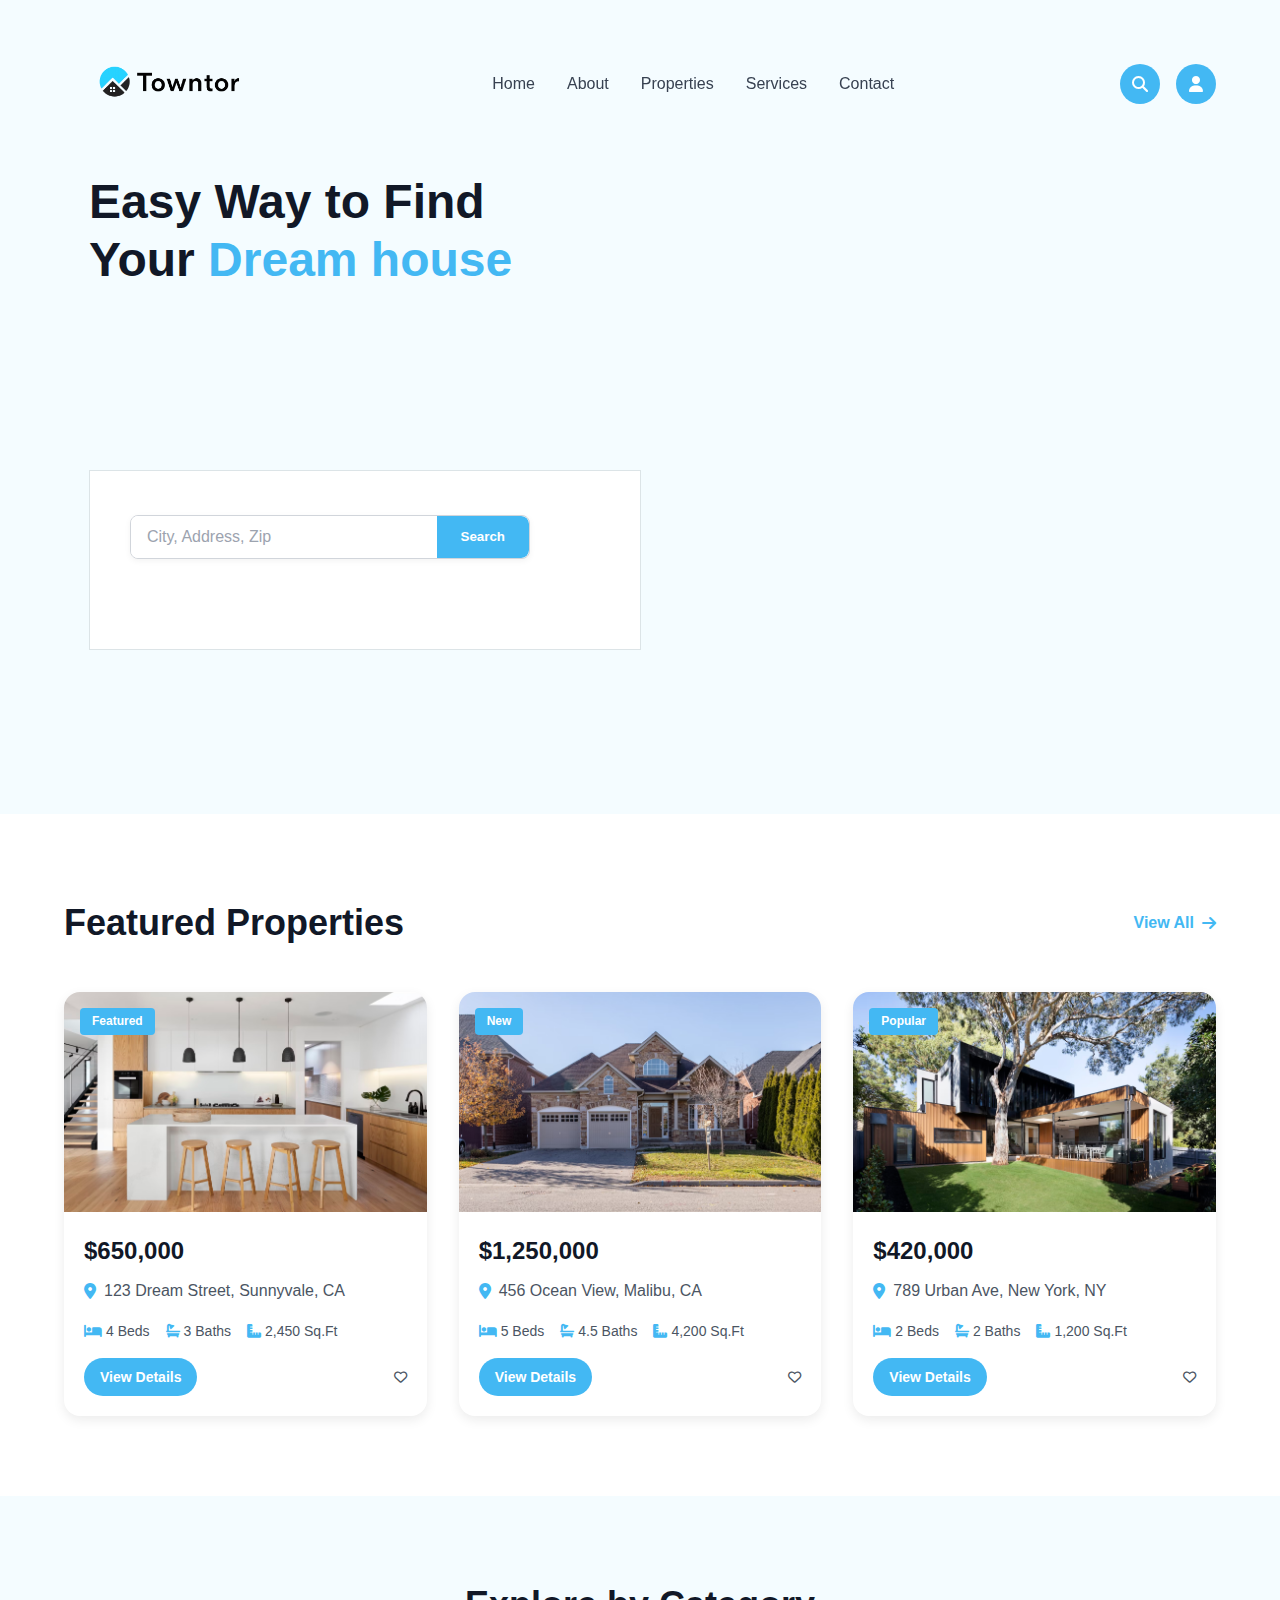
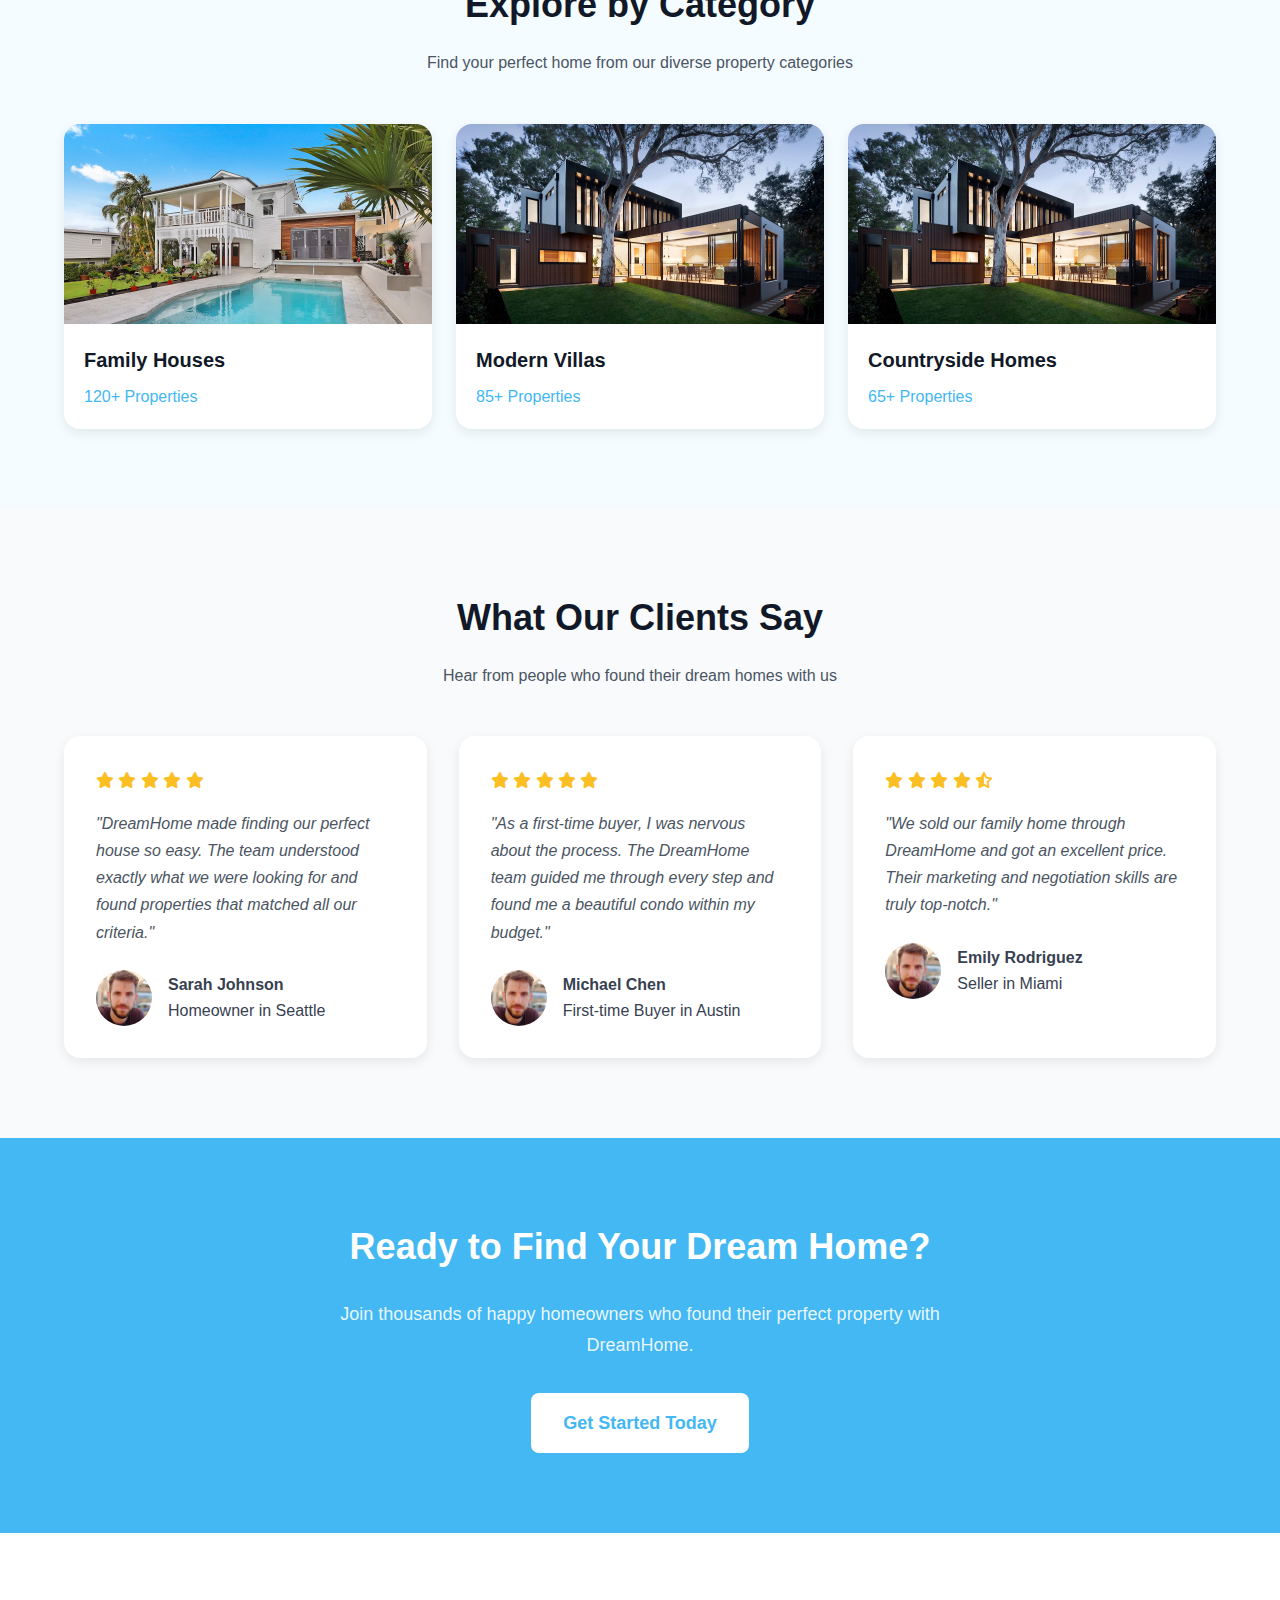
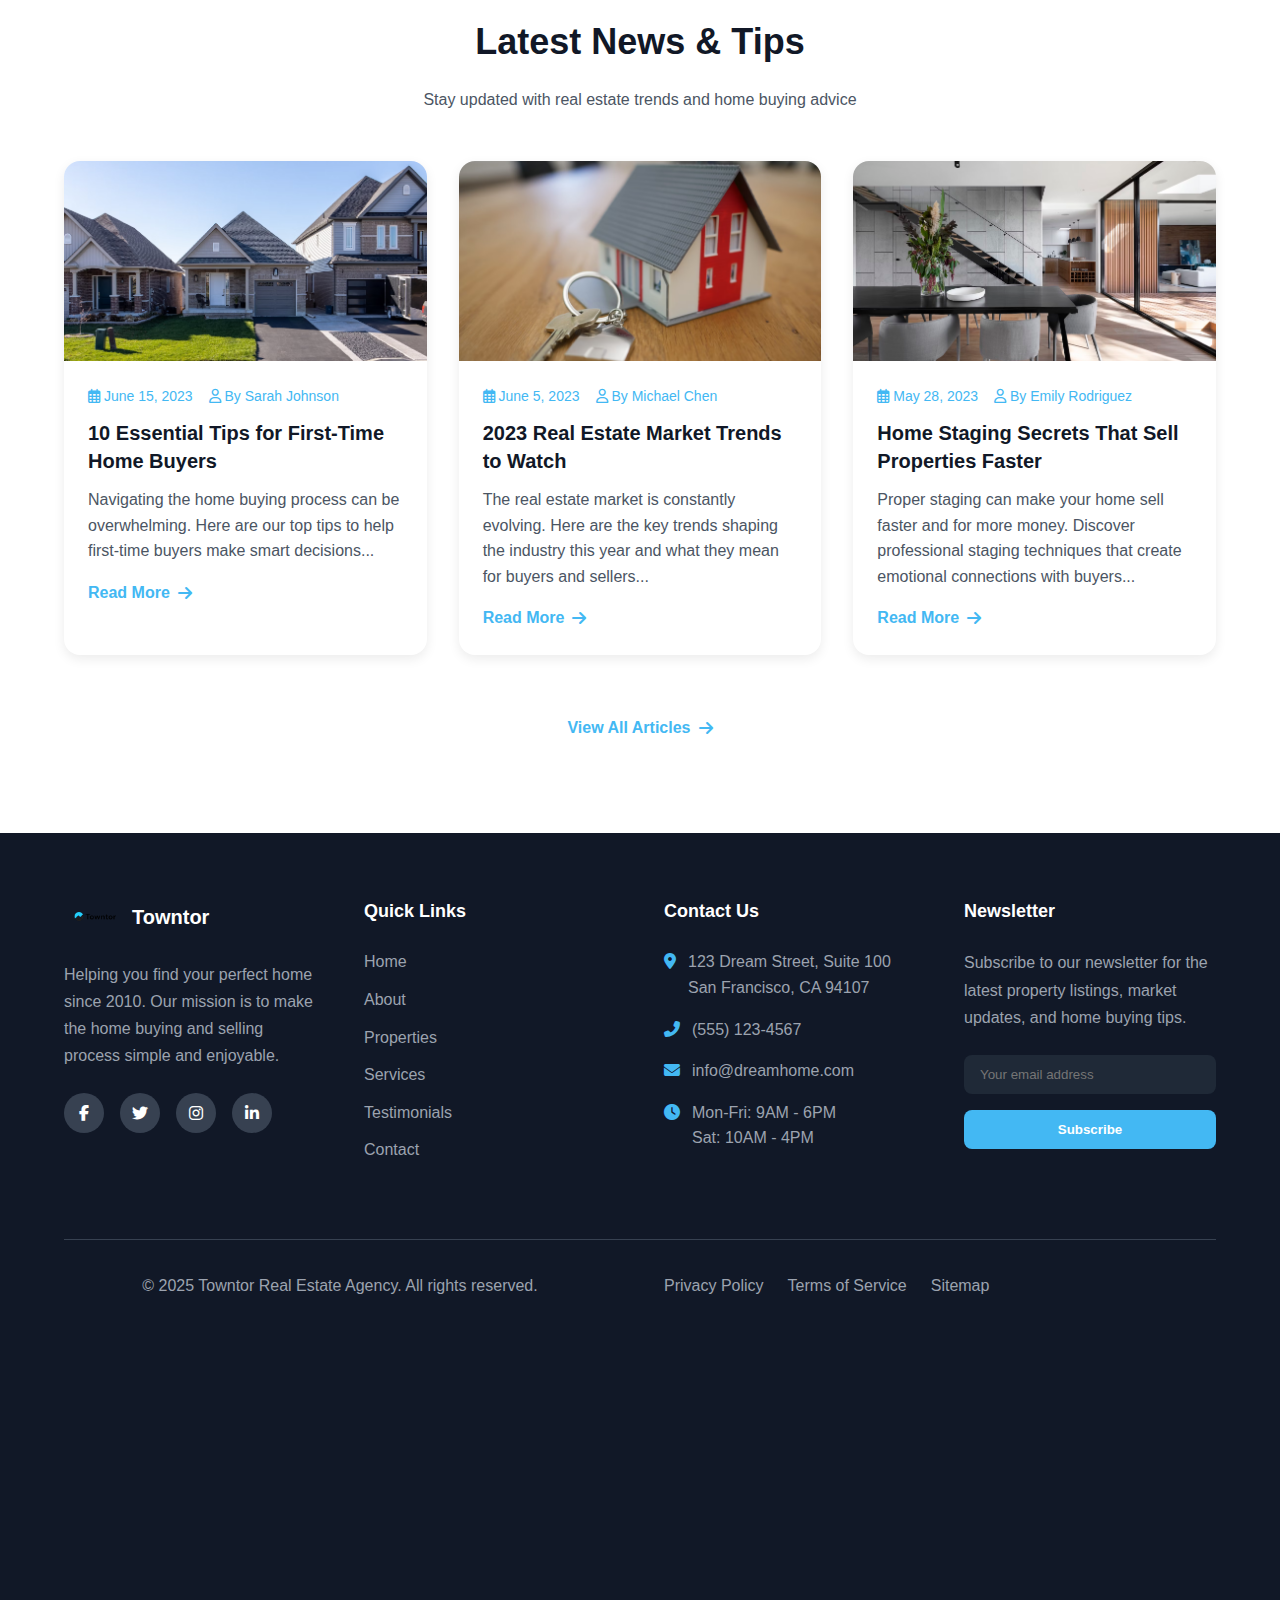
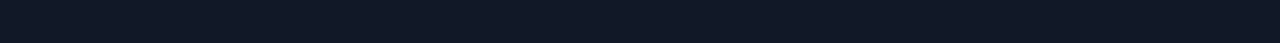
<file: index.html>
<!DOCTYPE html>
<html lang="en">
<head>
  <meta charset="UTF-8">
  <meta name="viewport" content="width=device-width, initial-scale=1.0">
  <title>Towntor Agency - Find Your Dream House</title>
  <link rel="stylesheet" href="https://cdnjs.cloudflare.com/ajax/libs/font-awesome/6.5.2/css/all.min.css">
 
  <link rel="stylesheet" href="./style.css">
</head>
<body>
    <!-- Header -->
    <header class="header">
        <div class="container">
            <div class="logo">
                <img src="./assets/images/logo.png" alt="DreamHome Logo">
            </div>
            <nav class="nav">
              <a href="./index.html" class="nav-link">Home</a>
      <a href="./about.html" class="nav-link">About</a>
      <a href="./property.html" class="nav-link">Properties</a>
      <a href="./service.html" class="nav-link">Services</a>
      <a href="./Contact.html" class="nav-link">Contact</a>
            </nav>
            <div class="auth-buttons">
                <button class="btn-icon"><i class="fas fa-search"></i></button>
                <button class="btn-icon"><i class="fas fa-user"></i></button>
            </div>
        </div>
    </header>
<!-- Hero Section -->
<section class="hero">
<div class="container">
  <div class="hero-content">
    <div class="hero-text">
      <h1 class="hero-title">
        Easy Way to Find <br>Your
        <span class="text-coral">Dream house</span>
      </h1>
      <p class="hero-description">
        The best part of moving to a new place is discovering all the places that make it home. 
        We help you find the perfect property for your lifestyle and budget.
      </p>
      <div class="wholeSearchBar">
        <div class="search-bar">
          <input type="text" placeholder="City, Address, Zip">
          <button class="search-btn">Search</button>
        </div>
      </div>
      <div class="hero-buttons tab-toggle">
        <button class="btn-primary tab active">
          <span>Buy</span>
        </button>
        <button class="btn-outline tab">
          <span>Sell</span>
        </button>
        <button class="btn-outline tab">
          <span>Reset</span>
        </button>
      </div>
    </div>

    <div class="hero-image">
      <div class="placeholder-image">
        <img src="./assets/images/main.png" alt="Modern luxury villa with pool">
        <div class="floating-card">
          <div class="card-icon"></div>
          <div class="card-content">
            <div class="card-title">Modern Villa</div>
            <div class="card-price">$850,000</div>
          </div>
        </div>
      </div>
    </div>
  </div>
</div>
</section>

<!-- Featured Properties Section -->
<section class="featured">
<div class="container">
  <div class="featured-header">
    <h2 class="featured-title">Featured Properties</h2>
    <a href="#" class="view-all">
      View All
      <i class="fas fa-arrow-right"></i>
    </a>
  </div>
  
  <div class="featured-grid">
    <!-- Property 1 -->
    <div class="property-card">
      <div class="property-image">
        <img src="./assets/images/1.avif" alt="Modern Family Home">
        <span class="property-badge">Featured</span>
      </div>
      <div class="property-content">
        <div class="property-price">$650,000</div>
        <div class="property-address">
          <i class="fas fa-map-marker-alt"></i>
          123 Dream Street, Sunnyvale, CA
        </div>
        <div class="property-details">
          <div class="property-detail">
            <i class="fas fa-bed"></i>
            4 Beds
          </div>
          <div class="property-detail">
            <i class="fas fa-bath"></i>
            3 Baths
          </div>
          <div class="property-detail">
            <i class="fas fa-ruler-combined"></i>
            2,450 Sq.Ft
          </div>
        </div>
        <div class="property-actions">
          <a href="#" class="btn-primary">View Details</a>
          <button class="property-favorite">
            <i class="far fa-heart"></i>
          </button>
        </div>
      </div>
    </div>
    
    <!-- Property 2 -->
    <div class="property-card">
      <div class="property-image">
        <img src="./assets/images/2.avif" alt="Luxury Villa">
        <span class="property-badge">New</span>
      </div>
      <div class="property-content">
        <div class="property-price">$1,250,000</div>
        <div class="property-address">
          <i class="fas fa-map-marker-alt"></i>
          456 Ocean View, Malibu, CA
        </div>
        <div class="property-details">
          <div class="property-detail">
            <i class="fas fa-bed"></i>
            5 Beds
          </div>
          <div class="property-detail">
            <i class="fas fa-bath"></i>
            4.5 Baths
          </div>
          <div class="property-detail">
            <i class="fas fa-ruler-combined"></i>
            4,200 Sq.Ft
          </div>
        </div>
        <div class="property-actions">
          <a href="#" class="btn-primary">View Details</a>
          <button class="property-favorite">
            <i class="far fa-heart"></i>
          </button>
        </div>
      </div>
    </div>
    
    <!-- Property 3 -->
    <div class="property-card">
      <div class="property-image">
        <img src="./assets/images/3.avif" alt="Downtown Apartment">
        <span class="property-badge">Popular</span>
      </div>
      <div class="property-content">
        <div class="property-price">$420,000</div>
        <div class="property-address">
          <i class="fas fa-map-marker-alt"></i>
          789 Urban Ave, New York, NY
        </div>
        <div class="property-details">
          <div class="property-detail">
            <i class="fas fa-bed"></i>
            2 Beds
          </div>
          <div class="property-detail">
            <i class="fas fa-bath"></i>
            2 Baths
          </div>
          <div class="property-detail">
            <i class="fas fa-ruler-combined"></i>
            1,200 Sq.Ft
          </div>
        </div>
        <div class="property-actions">
          <a href="#" class="btn-primary">View Details</a>
          <button class="property-favorite">
            <i class="far fa-heart"></i>
          </button>
        </div>
      </div>
    </div>
  </div>
</div>
</section>

<!-- Categories Section -->
<section class="categories">
<div class="container">
  <div class="section-header">
    <h2 class="section-title">Explore by Category</h2>
    <p class="section-subtitle">Find your perfect home from our diverse property categories</p>
  </div>
  
  <div class="categories-grid">
    <!-- Category 1 -->
    <div class="category-card">
      <div class="category-image">
        <img src="./assets/images/4.avif" alt="Family Houses">
      </div>
      <div class="category-content">
        <h3 class="category-title">Family Houses</h3>
        <p class="category-count">120+ Properties</p>
      </div>
    </div>
    
    <!-- Category 2 -->
    <div class="category-card">
      <div class="category-image">
        <img src="./assets/images/5.avif" alt="Modern Villas">
      </div>
      <div class="category-content">
        <h3 class="category-title">Modern Villas</h3>
        <p class="category-count">85+ Properties</p>
      </div>
    </div>
    
    <!-- Category 3 -->
    <div class="category-card">
      <div class="category-image">
        <img src="./assets/images/6.avif" alt="Countryside Homes">
      </div>
      <div class="category-content">
        <h3 class="category-title">Countryside Homes</h3>
        <p class="category-count">65+ Properties</p>
      </div>
    </div>
  </div>
</div>
</section>

<!-- Testimonials Section -->
<section class="testimonials">
<div class="container">
  <div class="section-header">
    <h2 class="section-title">What Our Clients Say</h2>
    <p class="section-subtitle">Hear from people who found their dream homes with us</p>
  </div>
  
  <div class="testimonials-grid">
    <!-- Testimonial 1 -->
    <div class="testimonial-card">
      <div class="testimonial-rating">
        <i class="fas fa-star"></i>
        <i class="fas fa-star"></i>
        <i class="fas fa-star"></i>
        <i class="fas fa-star"></i>
        <i class="fas fa-star"></i>
      </div>
      <p class="testimonial-text">
        "DreamHome made finding our perfect house so easy. The team understood exactly what we were looking for and found properties that matched all our criteria."
      </p>
      <div class="testimonial-author">
        <img src="./assets/images/7.jpg" alt="Sarah Johnson">
        <div>
          <h4>Sarah Johnson</h4>
          <p>Homeowner in Seattle</p>
        </div>
      </div>
    </div>
    
    <!-- Testimonial 2 -->
    <div class="testimonial-card">
      <div class="testimonial-rating">
        <i class="fas fa-star"></i>
        <i class="fas fa-star"></i>
        <i class="fas fa-star"></i>
        <i class="fas fa-star"></i>
        <i class="fas fa-star"></i>
      </div>
      <p class="testimonial-text">
        "As a first-time buyer, I was nervous about the process. The DreamHome team guided me through every step and found me a beautiful condo within my budget."
      </p>
      <div class="testimonial-author">
        <img src="./assets/images/7.jpg" alt="Michael Chen">
        <div>
          <h4>Michael Chen</h4>
          <p>First-time Buyer in Austin</p>
        </div>
      </div>
    </div>
    
    <!-- Testimonial 3 -->
    <div class="testimonial-card">
      <div class="testimonial-rating">
        <i class="fas fa-star"></i>
        <i class="fas fa-star"></i>
        <i class="fas fa-star"></i>
        <i class="fas fa-star"></i>
        <i class="fas fa-star-half-alt"></i>
      </div>
      <p class="testimonial-text">
        "We sold our family home through DreamHome and got an excellent price. Their marketing and negotiation skills are truly top-notch."
      </p>
      <div class="testimonial-author">
        <img src="./assets/images/7.jpg" alt="Emily Rodriguez">
        <div>
          <h4>Emily Rodriguez</h4>
          <p>Seller in Miami</p>
        </div>
      </div>
    </div>
  </div>
</div>
</section>

<!-- CTA Section -->
<section class="cta">
<div class="container">
  <h2>Ready to Find Your Dream Home?</h2>
  <p>
    Join thousands of happy homeowners who found their perfect property with DreamHome.
  </p>
  <a href="#" class="btn-primary">Get Started Today</a>
</div>
</section>

<!-- Blog/News Section -->
<section class="blog">
<div class="container">
  <div class="section-header">
    <h2 class="section-title">Latest News & Tips</h2>
    <p class="section-subtitle">Stay updated with real estate trends and home buying advice</p>
  </div>
  
  <div class="blog-grid">
    <!-- Article 1 -->
    <div class="blog-card">
      <div class="blog-image">
        <img src="./assets/images/8.avif" alt="Home buying tips">
      </div>
      <div class="blog-content">
        <div class="blog-meta">
          <span><i class="far fa-calendar-alt"></i> June 15, 2023</span>
          <span><i class="far fa-user"></i> By Sarah Johnson</span>
        </div>
        <h3 class="blog-title">10 Essential Tips for First-Time Home Buyers</h3>
        <p class="blog-excerpt">Navigating the home buying process can be overwhelming. Here are our top tips to help first-time buyers make smart decisions...</p>
        <a href="#" class="read-more">
          Read More <i class="fas fa-arrow-right"></i>
        </a>
      </div>
    </div>
    
    <!-- Article 2 -->
    <div class="blog-card">
      <div class="blog-image">
        <img src="./assets/images/9.avif" alt="Market trends">
      </div>
      <div class="blog-content">
        <div class="blog-meta">
          <span><i class="far fa-calendar-alt"></i> June 5, 2023</span>
          <span><i class="far fa-user"></i> By Michael Chen</span>
        </div>
        <h3 class="blog-title">2023 Real Estate Market Trends to Watch</h3>
        <p class="blog-excerpt">The real estate market is constantly evolving. Here are the key trends shaping the industry this year and what they mean for buyers and sellers...</p>
        <a href="#" class="read-more">
          Read More <i class="fas fa-arrow-right"></i>
        </a>
      </div>
    </div>
    
    <!-- Article 3 -->
    <div class="blog-card">
      <div class="blog-image">
        <img src="./assets/images/10.avif" alt="Home staging">
      </div>
      <div class="blog-content">
        <div class="blog-meta">
          <span><i class="far fa-calendar-alt"></i> May 28, 2023</span>
          <span><i class="far fa-user"></i> By Emily Rodriguez</span>
        </div>
        <h3 class="blog-title">Home Staging Secrets That Sell Properties Faster</h3>
        <p class="blog-excerpt">Proper staging can make your home sell faster and for more money. Discover professional staging techniques that create emotional connections with buyers...</p>
        <a href="#" class="read-more">
          Read More <i class="fas fa-arrow-right"></i>
        </a>
      </div>
    </div>
  </div>
  
  <div class="view-all-container">
    <a href="#" class="btn-outline">
      View All Articles <i class="fas fa-arrow-right"></i>
    </a>
  </div>
</div>
</section>

<!-- Footer Section -->
<footer>
<div class="container">
  <div>
    <!-- Company Info -->
    <div>
      <div class="logo">
        <img src="./assets/images/logo.png" alt="DreamHome Logo">
        <span>Towntor</span>
      </div>
      <p>
        Helping you find your perfect home since 2010. Our mission is to make the home buying and selling process simple and enjoyable.
      </p>
      <div class="social-links">
        <a href="#"><i class="fab fa-facebook-f"></i></a>
        <a href="#"><i class="fab fa-twitter"></i></a>
        <a href="#"><i class="fab fa-instagram"></i></a>
        <a href="#"><i class="fab fa-linkedin-in"></i></a>
      </div>
    </div>
    
    <!-- Quick Links -->
    <div>
      <h3>Quick Links</h3>
      <ul>
        <li><a href="#">Home</a></li>
        <li><a href="#">About</a></li>
        <li><a href="#">Properties</a></li>
        <li><a href="#">Services</a></li>
        <li><a href="#">Testimonials</a></li>
        <li><a href="#">Contact</a></li>
      </ul>
    </div>
    
    <!-- Contact Info -->
    <div>
      <h3>Contact Us</h3>
      <ul class="contact-info">
        <li>
          <i class="fas fa-map-marker-alt"></i>
          <span>123 Dream Street, Suite 100<br>San Francisco, CA 94107</span>
        </li>
        <li>
          <i class="fas fa-phone-alt"></i>
          <span>(555) 123-4567</span>
        </li>
        <li>
          <i class="fas fa-envelope"></i>
          <span>info@dreamhome.com</span>
        </li>
        <li>
          <i class="fas fa-clock"></i>
          <span>Mon-Fri: 9AM - 6PM<br>Sat: 10AM - 4PM</span>
        </li>
      </ul>
    </div>
    
    <!-- Newsletter -->
    <div>
      <h3>Newsletter</h3>
      <p>
        Subscribe to our newsletter for the latest property listings, market updates, and home buying tips.
      </p>
      <form>
        <input type="email" placeholder="Your email address">
        <button type="submit">Subscribe</button>
      </form>
    </div>
  </div>
  
  <!-- Copyright -->
  <div class="copyright">
    <p>
      &copy; 2025 Towntor Real Estate Agency. All rights reserved.
    </p>
    <div class="copyright-links">
      <a href="#">Privacy Policy</a>
      <a href="#">Terms of Service</a>
      <a href="#">Sitemap</a>
    </div>
  </div>
</div>
</footer>

<script src="./script.js">
</script>
</body>
</html>
</file>
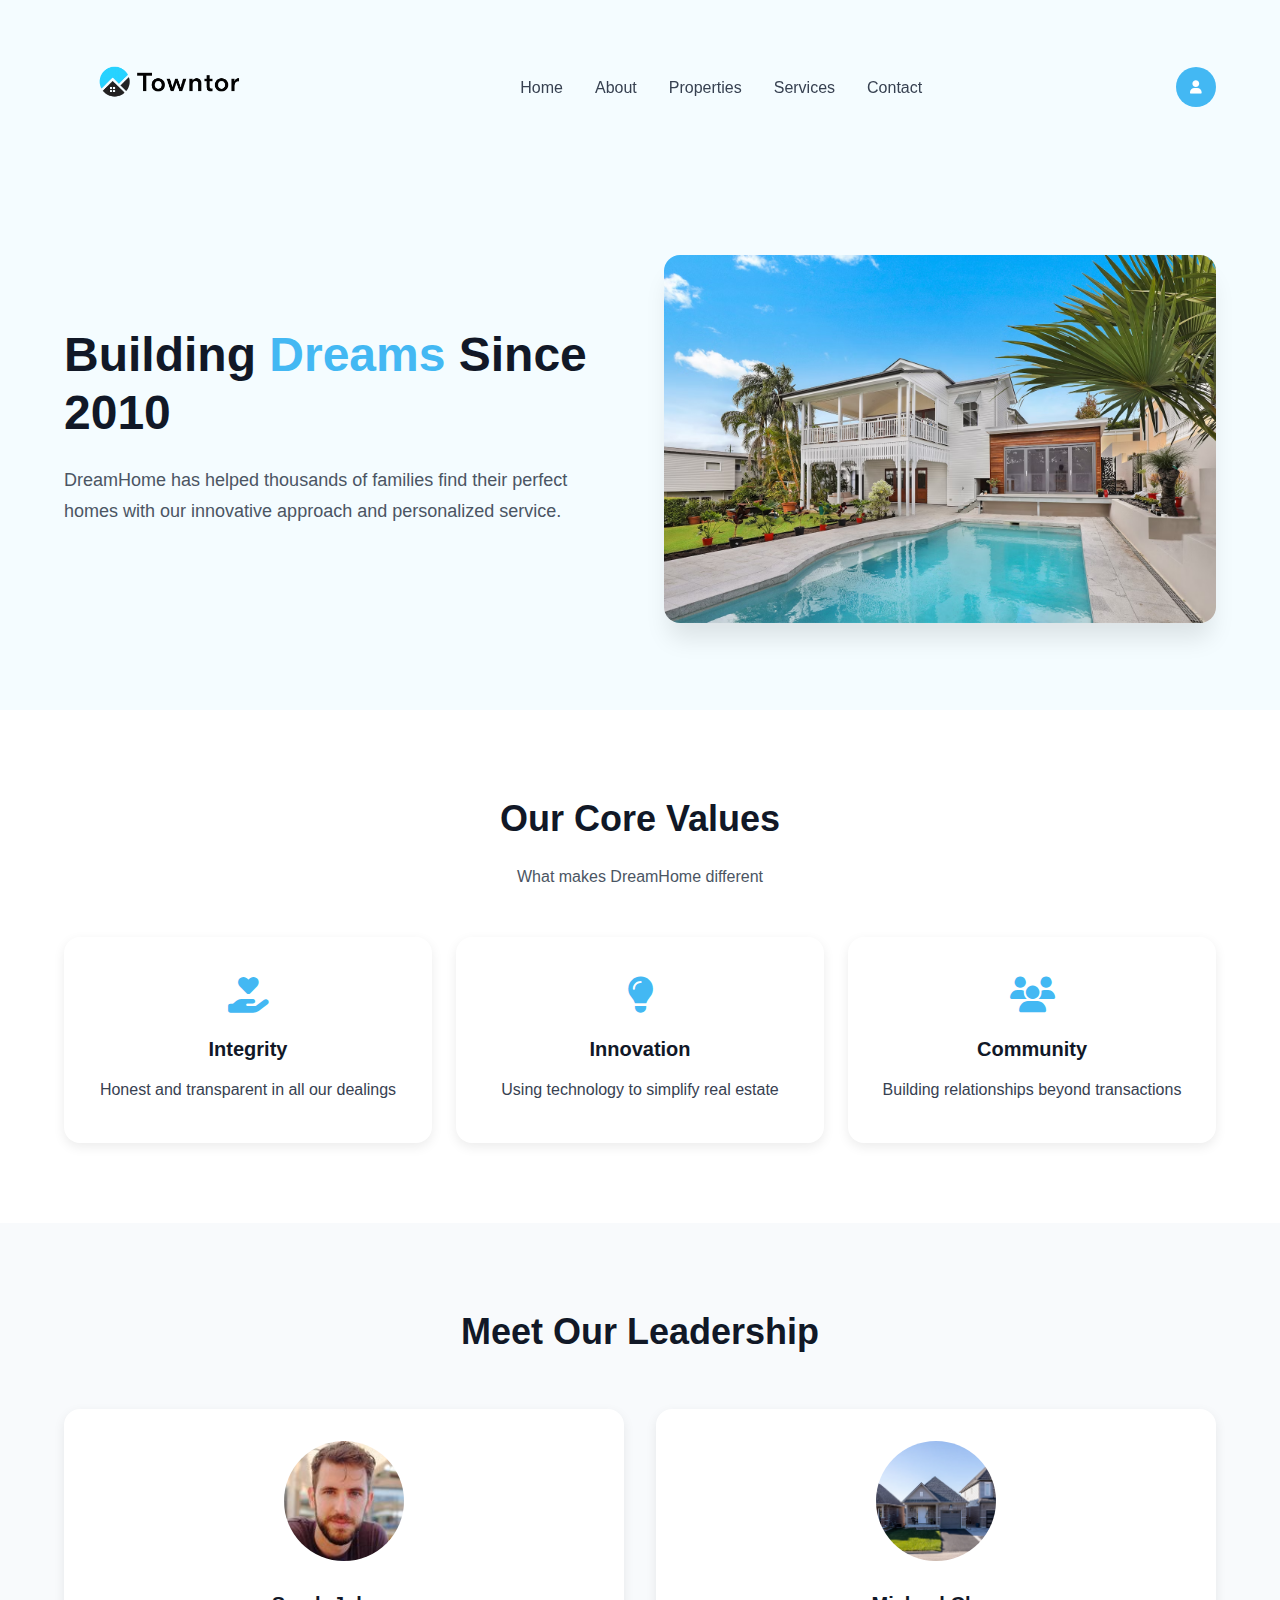
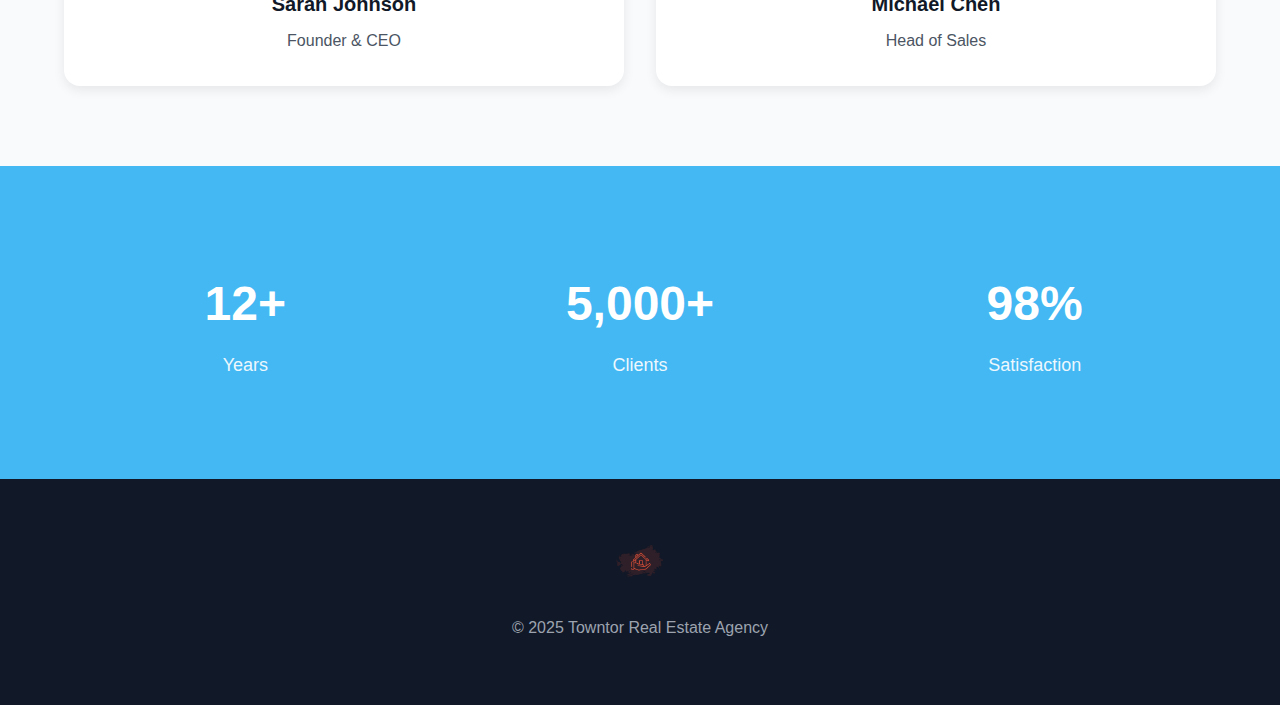
<file: about.html>
<!DOCTYPE html>
<html lang="en">
<head>
    <meta charset="UTF-8">
    <meta name="viewport" content="width=device-width, initial-scale=1.0">
    <title>About DreamHome - Your Trusted Real Estate Partner</title>
    <link rel="stylesheet" href="https://cdnjs.cloudflare.com/ajax/libs/font-awesome/6.5.2/css/all.min.css">
    <link rel="stylesheet" href="./assets/about.css">
</head>
<body>
<!-- Header -->
<header class="header">
  <div class="container">
    <div class="logo">
      <img src="./assets/images/logo.png" alt="DreamHome Logo">
    </div>
    <nav class="nav">
       <a href="./index.html" class="nav-link">Home</a>
      <a href="./about.html" class="nav-link">About</a>
      <a href="./property.html" class="nav-link">Properties</a>
      <a href="./service.html" class="nav-link">Services</a>
      <a href="./Contact.html" class="nav-link">Contact</a>
    </nav>
    <div class="auth-buttons">
      <button class="btn-icon"><i class="fas fa-user"></i></button>
    </div>
  </div>
</header>

<!-- Hero Section -->
<section class="about-hero">
  <div class="container">
    <div class="hero-content">
      <div class="hero-text">
        <h1 class="hero-title">
          Building <span class="text-coral">Dreams</span> Since 2010
        </h1>
        <p class="hero-description">
          DreamHome has helped thousands of families find their perfect homes with our innovative approach and personalized service.
        </p>
      </div>
      <div class="hero-image">
        <img src="./assets/images/4.avif" alt="DreamHome team">
      </div>
    </div>
  </div>
</section>

<!-- Mission Section -->
<section class="mission">
  <div class="container">
    <div class="section-header">
      <h2 class="section-title">Our Core Values</h2>
      <p class="section-subtitle">What makes DreamHome different</p>
    </div>
    
    <div class="values-grid">
      <div class="value-card">
        <i class="fas fa-hand-holding-heart"></i>
        <h3>Integrity</h3>
        <p>Honest and transparent in all our dealings</p>
      </div>
      <div class="value-card">
        <i class="fas fa-lightbulb"></i>
        <h3>Innovation</h3>
        <p>Using technology to simplify real estate</p>
      </div>
      <div class="value-card">
        <i class="fas fa-users"></i>
        <h3>Community</h3>
        <p>Building relationships beyond transactions</p>
      </div>
    </div>
  </div>
</section>

<!-- Team Section -->
<section class="team">
  <div class="container">
    <div class="section-header">
      <h2 class="section-title">Meet Our Leadership</h2>
    </div>
    
    <div class="team-grid">
      <div class="team-card">
        <img src="./assets/images/7.jpg" alt="Sarah Johnson">
        <h3>Sarah Johnson</h3>
        <p>Founder & CEO</p>
      </div>
      <div class="team-card">
        <img src="./assets/images/8.avif" alt="Michael Chen">
        <h3>Michael Chen</h3>
        <p>Head of Sales</p>
      </div>
    </div>
  </div>
</section>

<!-- Stats Section -->
<section class="stats">
  <div class="container">
    <div class="stats-grid">
      <div class="stat-card">
        <div class="stat-number">12+</div>
        <div class="stat-label">Years</div>
      </div>
      <div class="stat-card">
        <div class="stat-number">5,000+</div>
        <div class="stat-label">Clients</div>
      </div>
      <div class="stat-card">
        <div class="stat-number">98%</div>
        <div class="stat-label">Satisfaction</div>
      </div>
    </div>
  </div>
</section>

<!-- Footer -->
<footer>
  <div class="container">
    <div class="footer-content">
      <div class="logo">
        <img src="./assets/logo.png" alt="DreamHome Logo">
      </div>
      <p>&copy; 2025 Towntor Real Estate Agency</p>
    </div>
  </div>
</footer>
</body>
</html>
</file>
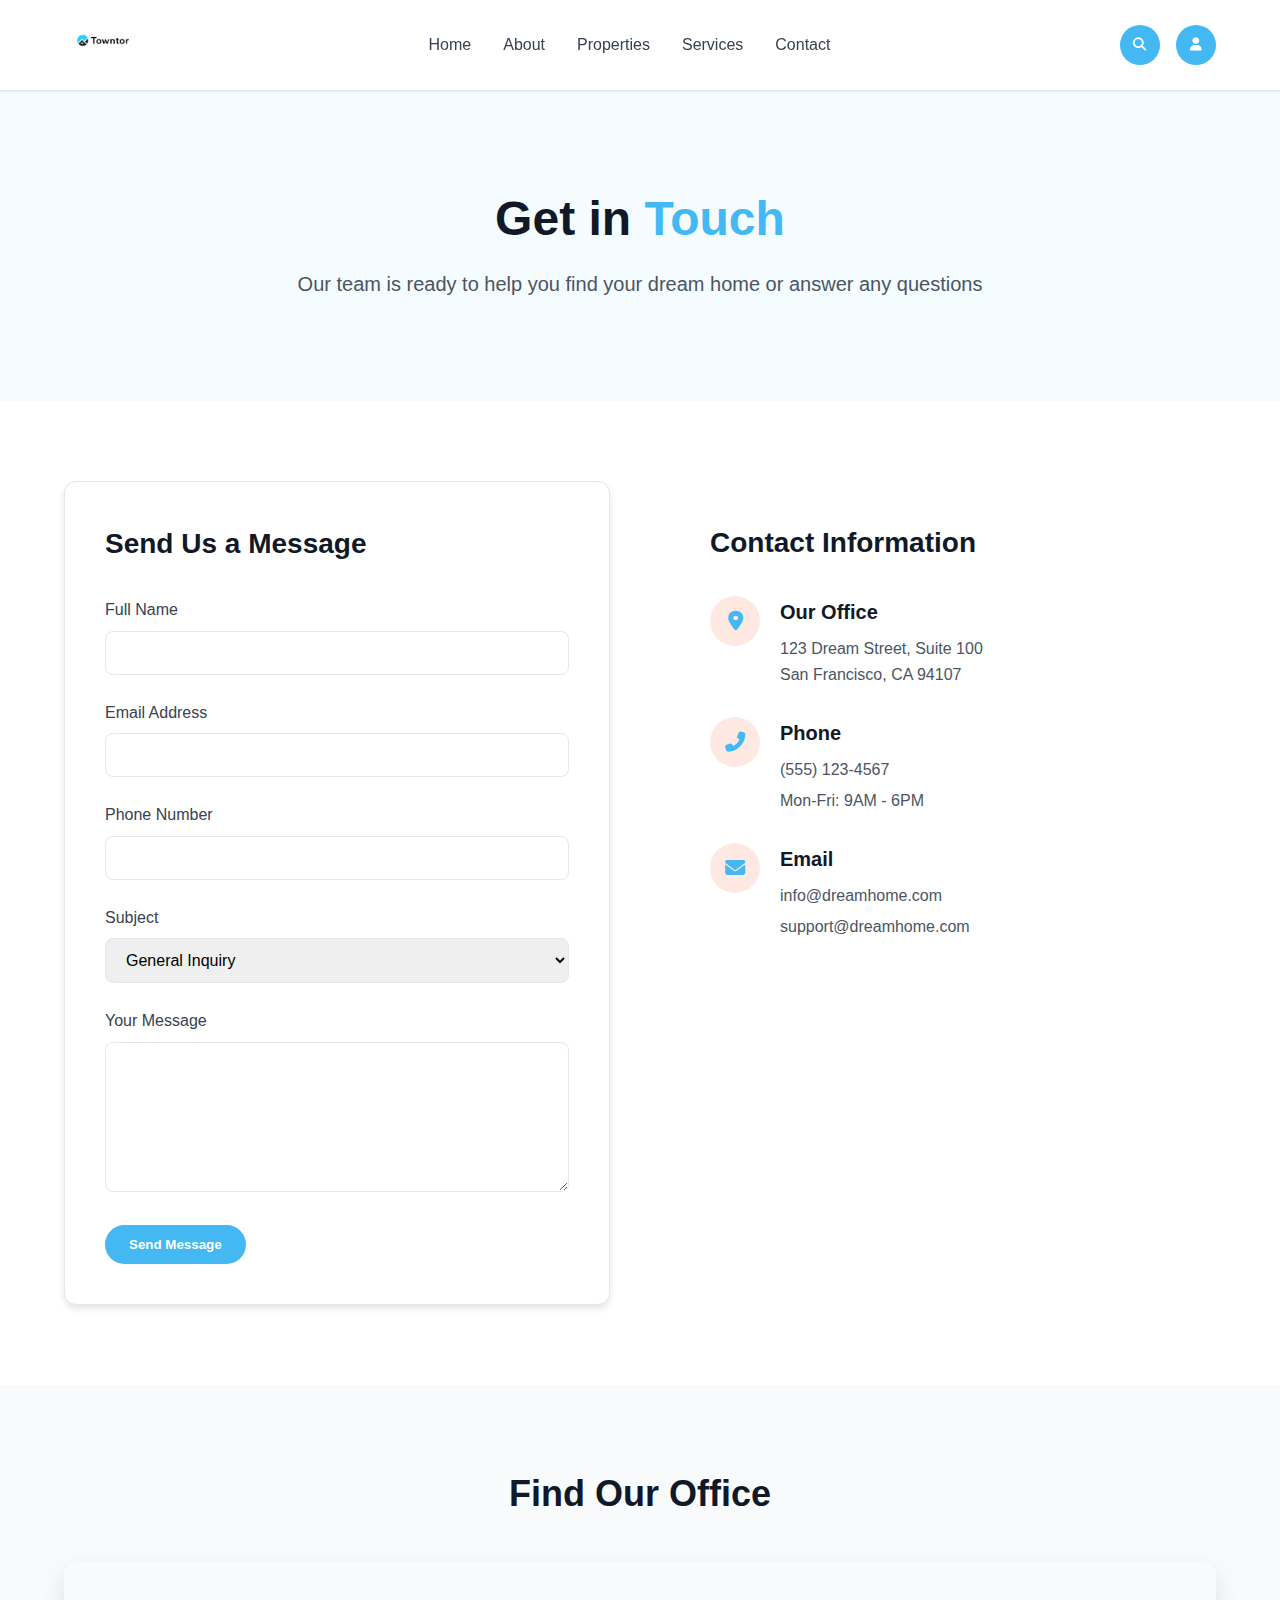
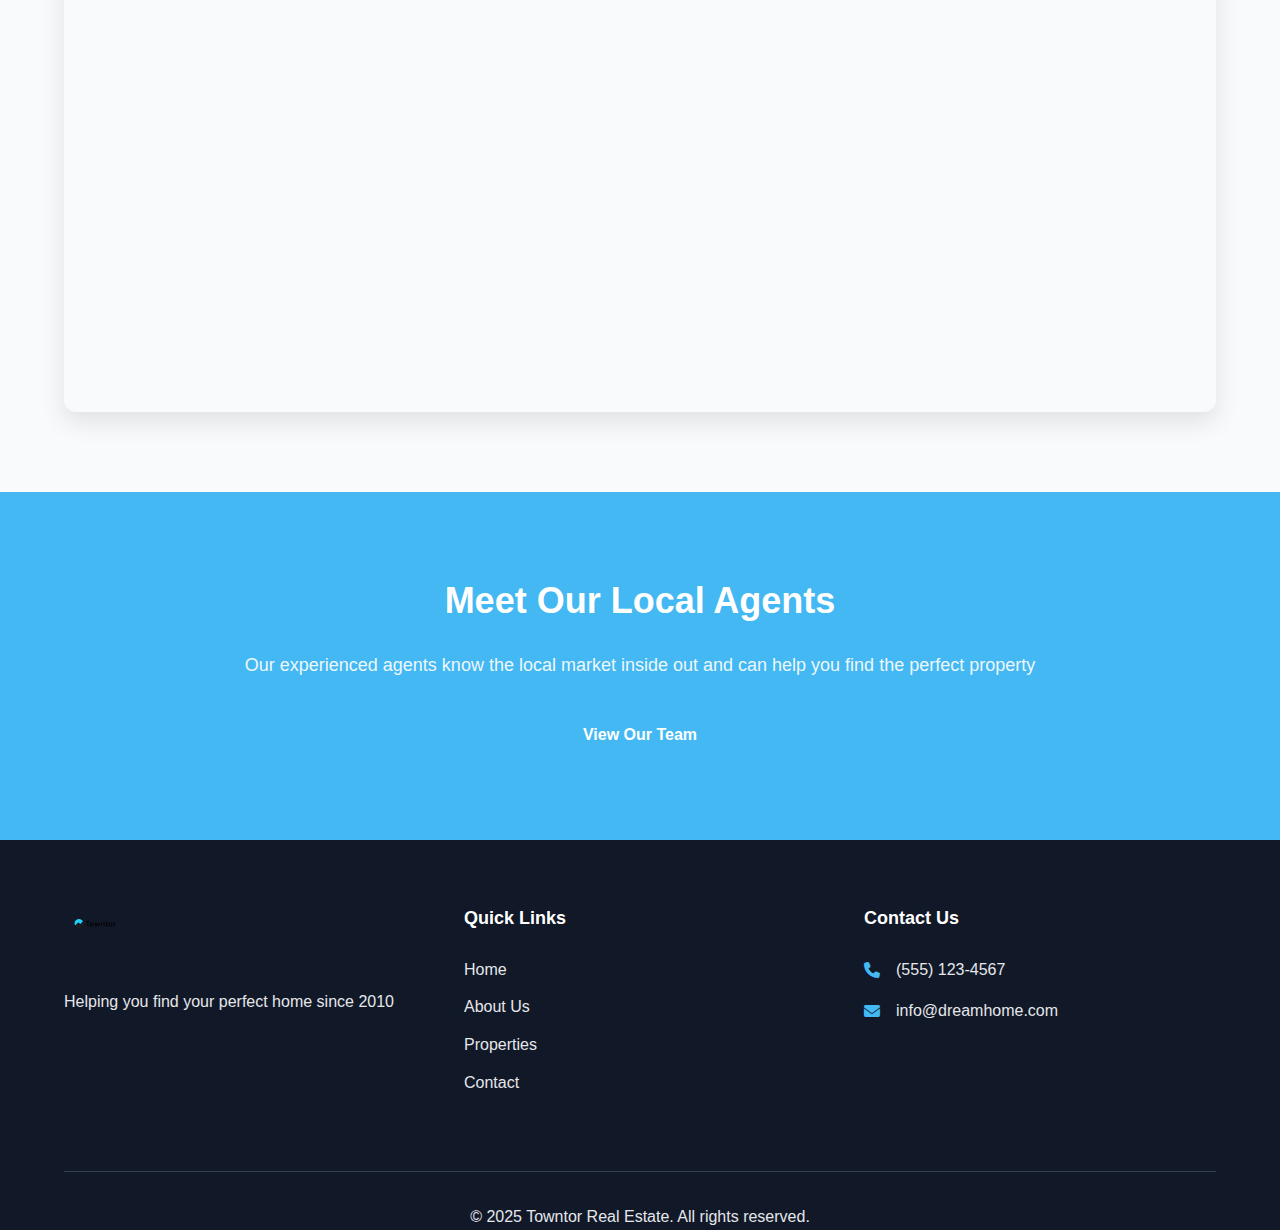
<file: Contact.html>
<!DOCTYPE html>
<html lang="en">
<head>
    <meta charset="UTF-8">
    <meta name="viewport" content="width=device-width, initial-scale=1.0">
    <title>Contact DreamHome | Get in Touch With Our Real Estate Experts</title>
    <link rel="stylesheet" href="https://cdnjs.cloudflare.com/ajax/libs/font-awesome/6.5.2/css/all.min.css">
    <link rel="stylesheet" href="./assets/contact.css">
</head>
<body>
    <!-- Header -->
    <header class="header">
        <div class="container">
            <div class="logo">
                <img src="assets/images/logo.png" alt="DreamHome Logo">
            </div>
            <nav class="nav">
                <a href="./index.html" class="nav-link">Home</a>
      <a href="./about.html" class="nav-link">About</a>
      <a href="./property.html" class="nav-link">Properties</a>
      <a href="./service.html" class="nav-link">Services</a>
      <a href="./Contact.html" class="nav-link">Contact</a>
            </nav>
            <div class="auth-buttons">
                <button class="btn-icon"><i class="fas fa-search"></i></button>
                <button class="btn-icon"><i class="fas fa-user"></i></button>
            </div>
        </div>
    </header>

    <!-- Contact Hero -->
    <section class="contact-hero">
        <div class="container">
            <div class="hero-content">
                <h1>Get in <span class="text-coral">Touch</span></h1>
                <p>Our team is ready to help you find your dream home or answer any questions</p>
            </div>
        </div>
    </section>

    <!-- Contact Section -->
    <section class="contact-section">
        <div class="container">
            <div class="contact-container">
                <!-- Contact Form -->
                <div class="contact-form">
                    <h2>Send Us a Message</h2>
                    <form id="contactForm">
                        <div class="form-group">
                            <label for="name">Full Name</label>
                            <input type="text" id="name" name="name" required>
                        </div>
                        <div class="form-group">
                            <label for="email">Email Address</label>
                            <input type="email" id="email" name="email" required>
                        </div>
                        <div class="form-group">
                            <label for="phone">Phone Number</label>
                            <input type="tel" id="phone" name="phone">
                        </div>
                        <div class="form-group">
                            <label for="subject">Subject</label>
                            <select id="subject" name="subject">
                                <option value="general">General Inquiry</option>
                                <option value="viewing">Property Viewing</option>
                                <option value="valuation">Property Valuation</option>
                                <option value="other">Other</option>
                            </select>
                        </div>
                        <div class="form-group">
                            <label for="message">Your Message</label>
                            <textarea id="message" name="message" rows="5" required></textarea>
                        </div>
                        <button type="submit" class="btn-primary">Send Message</button>
                    </form>
                </div>

                <!-- Contact Info -->
                <div class="contact-info">
                    <h2>Contact Information</h2>
                    <div class="info-card">
                        <div class="info-icon">
                            <i class="fas fa-map-marker-alt"></i>
                        </div>
                        <div class="info-content">
                            <h3>Our Office</h3>
                            <p>123 Dream Street, Suite 100<br>San Francisco, CA 94107</p>
                        </div>
                    </div>
                    <div class="info-card">
                        <div class="info-icon">
                            <i class="fas fa-phone-alt"></i>
                        </div>
                        <div class="info-content">
                            <h3>Phone</h3>
                            <p>(555) 123-4567</p>
                            <p>Mon-Fri: 9AM - 6PM</p>
                        </div>
                    </div>
                    <div class="info-card">
                        <div class="info-icon">
                            <i class="fas fa-envelope"></i>
                        </div>
                        <div class="info-content">
                            <h3>Email</h3>
                            <p>info@dreamhome.com</p>
                            <p>support@dreamhome.com</p>
                        </div>
                    </div>
                </div>
            </div>
        </div>
    </section>

    <!-- Map Section -->
    <section class="map-section">
        <div class="container">
            <h2>Find Our Office</h2>
            <div class="map-container">
                <iframe src="https://www.google.com/maps/embed?pb=!1m18!1m12!1m3!1d3153.138053618692!2d-122.4194!3d37.7749!2m3!1f0!2f0!3f0!3m2!1i1024!2i768!4f13.1!3m3!1m2!1s0x80859a6d00690021%3A0x4a501367f076adff!2sSan%20Francisco%2C%20CA!5e0!3m2!1sen!2sus!4v1620000000000!5m2!1sen!2sus" 
                        width="100%" 
                        height="450" 
                        style="border:0;" 
                        allowfullscreen="" 
                        loading="lazy">
                </iframe>
            </div>
        </div>
    </section>

    <!-- Team CTA -->
    <section class="team-cta">
        <div class="container">
            <div class="cta-content">
                <h2>Meet Our Local Agents</h2>
                <p>Our experienced agents know the local market inside out and can help you find the perfect property</p>
                <a href="about.html#team" class="btn-primary">View Our Team</a>
            </div>
        </div>
    </section>

    <!-- Footer -->
    <footer>
        <div class="container">
            <div class="footer-content">
                <div class="footer-logo">
                    <img src="./assets/images/logo.png" alt="DreamHome Logo">
                    <p>Helping you find your perfect home since 2010</p>
                </div>
                <div class="footer-links">
                    <h4>Quick Links</h4>
                    <ul>
                        <li><a href="index.html">Home</a></li>
                        <li><a href="about.html">About Us</a></li>
                        <li><a href="properties.html">Properties</a></li>
                        <li><a href="contact.html">Contact</a></li>
                    </ul>
                </div>
                <div class="footer-contact">
                    <h4>Contact Us</h4>
                    <p><i class="fas fa-phone"></i> (555) 123-4567</p>
                    <p><i class="fas fa-envelope"></i> info@dreamhome.com</p>
                </div>
            </div>
            <div class="footer-copyright">
                <p>&copy; 2025 Towntor Real Estate. All rights reserved.</p>
            </div>
        </div>
    </footer>
</body>
</html>
</file>
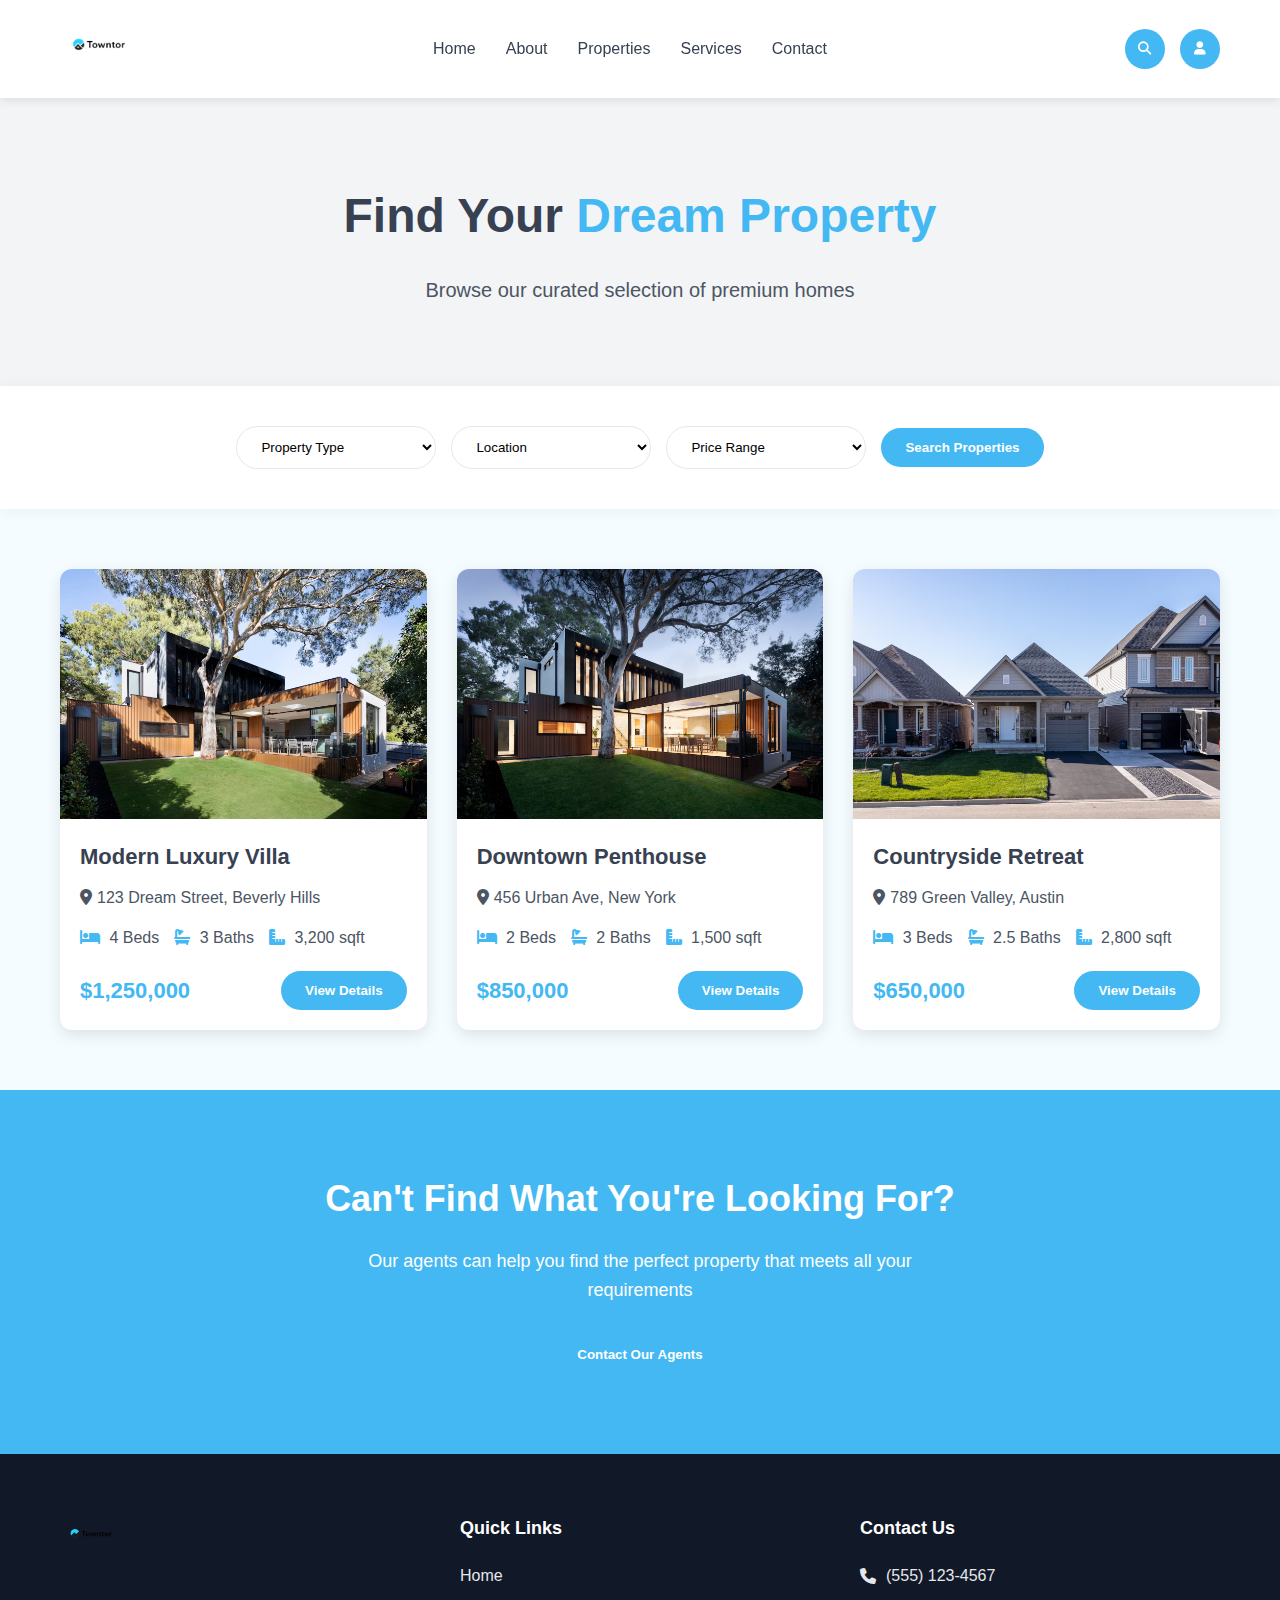
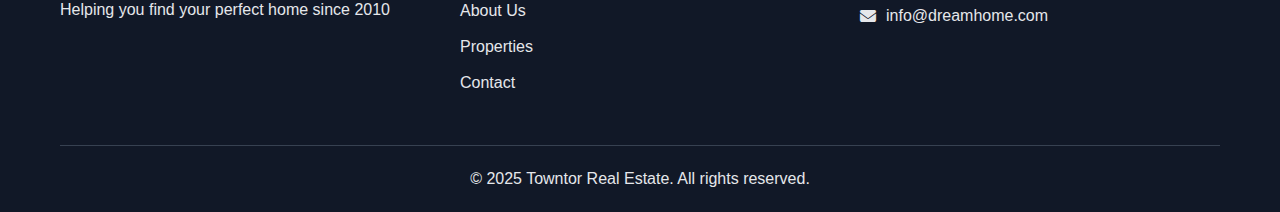
<file: property.html>
<!DOCTYPE html>
<html lang="en">
<head>
    <meta charset="UTF-8">
    <meta name="viewport" content="width=device-width, initial-scale=1.0">
    <title>DreamHome Properties | Find Your Perfect Home</title>
    <link rel="stylesheet" href="https://cdnjs.cloudflare.com/ajax/libs/font-awesome/6.5.2/css/all.min.css">
    <link rel="stylesheet" href="./assets/property.css">
</head>
<body>
    <!-- Header -->
    <header class="header">
        <div class="container">
            <div class="logo">
                <img src="./assets/images/logo.png" alt="DreamHome Logo">
            </div>
            <nav class="nav">
              <a href="./index.html" class="nav-link">Home</a>
      <a href="./about.html" class="nav-link">About</a>
      <a href="./property.html" class="nav-link">Properties</a>
      <a href="./service.html" class="nav-link">Services</a>
      <a href="./Contact.html" class="nav-link">Contact</a>
            </nav>
            <div class="auth-buttons">
                <button class="btn-icon"><i class="fas fa-search"></i></button>
                <button class="btn-icon"><i class="fas fa-user"></i></button>
            </div>
        </div>
    </header>

    <!-- Property Hero -->
    <section class="property-hero">
        <div class="container">
            <h1>Find Your <span class="text-coral">Dream Property</span></h1>
            <p>Browse our curated selection of premium homes</p>
        </div>
    </section>

    <!-- Property Filters -->
    <section class="property-filters">
        <div class="container">
            <div class="filter-group">
                <select class="filter-select">
                    <option>Property Type</option>
                    <option>House</option>
                    <option>Apartment</option>
                    <option>Villa</option>
                </select>
                <select class="filter-select">
                    <option>Location</option>
                    <option>New York</option>
                    <option>Los Angeles</option>
                    <option>Chicago</option>
                </select>
                <select class="filter-select">
                    <option>Price Range</option>
                    <option>$0 - $500,000</option>
                    <option>$500,000 - $1M</option>
                    <option>$1M+</option>
                </select>
                <button class="btn-primary">Search Properties</button>
            </div>
        </div>
    </section>

    <!-- Property Listings -->
    <section class="property-listings">
        <div class="container">
            <div class="listing-grid">
                <!-- Property 1 -->
                <div class="property-card">
                    <div class="property-badge">Featured</div>
                    <div class="property-image">
                        <img src="./assets/images/3.avif" alt="Modern Family Home">
                    </div>
                    <div class="property-content">
                        <h3>Modern Luxury Villa</h3>
                        <p class="property-address"><i class="fas fa-map-marker-alt"></i> 123 Dream Street, Beverly Hills</p>
                        <div class="property-details">
                            <span><i class="fas fa-bed"></i> 4 Beds</span>
                            <span><i class="fas fa-bath"></i> 3 Baths</span>
                            <span><i class="fas fa-ruler-combined"></i> 3,200 sqft</span>
                        </div>
                        <div class="property-footer">
                            <span class="property-price">$1,250,000</span>
                            <button class="btn-primary">View Details</button>
                        </div>
                    </div>
                </div>

                <!-- Property 2 -->
                <div class="property-card">
                    <div class="property-badge">New</div>
                    <div class="property-image">
                        <img src="./assets/images/6.avif" alt="Downtown Apartment">
                    </div>
                    <div class="property-content">
                        <h3>Downtown Penthouse</h3>
                        <p class="property-address"><i class="fas fa-map-marker-alt"></i> 456 Urban Ave, New York</p>
                        <div class="property-details">
                            <span><i class="fas fa-bed"></i> 2 Beds</span>
                            <span><i class="fas fa-bath"></i> 2 Baths</span>
                            <span><i class="fas fa-ruler-combined"></i> 1,500 sqft</span>
                        </div>
                        <div class="property-footer">
                            <span class="property-price">$850,000</span>
                            <button class="btn-primary">View Details</button>
                        </div>
                    </div>
                </div>

                <!-- Property 3 -->
                <div class="property-card">
                    <div class="property-image">
                        <img src="./assets/images/8.avif" alt="Countryside Home">
                    </div>
                    <div class="property-content">
                        <h3>Countryside Retreat</h3>
                        <p class="property-address"><i class="fas fa-map-marker-alt"></i> 789 Green Valley, Austin</p>
                        <div class="property-details">
                            <span><i class="fas fa-bed"></i> 3 Beds</span>
                            <span><i class="fas fa-bath"></i> 2.5 Baths</span>
                            <span><i class="fas fa-ruler-combined"></i> 2,800 sqft</span>
                        </div>
                        <div class="property-footer">
                            <span class="property-price">$650,000</span>
                            <button class="btn-primary">View Details</button>
                        </div>
                    </div>
                </div>
            </div>
        </div>
    </section>

    <!-- Call to Action -->
    <section class="cta">
        <div class="container">
            <h2>Can't Find What You're Looking For?</h2>
            <p>Our agents can help you find the perfect property that meets all your requirements</p>
            <button class="btn-primary">Contact Our Agents</button>
        </div>
    </section>

    <!-- Footer -->
    <footer>
        <div class="container">
            <div class="footer-content">
                <div class="footer-logo">
                    <img src="./assets/images/logo.png" alt="DreamHome Logo">
                    <p>Helping you find your perfect home since 2010</p>
                </div>
                <div class="footer-links">
                    <h4>Quick Links</h4>
                    <ul>
                        <li><a href="index.html">Home</a></li>
                        <li><a href="about.html">About Us</a></li>
                        <li><a href="properties.html">Properties</a></li>
                        <li><a href="contact.html">Contact</a></li>
                    </ul>
                </div>
                <div class="footer-contact">
                    <h4>Contact Us</h4>
                    <p><i class="fas fa-phone"></i> (555) 123-4567</p>
                    <p><i class="fas fa-envelope"></i> info@dreamhome.com</p>
                </div>
            </div>
            <div class="footer-copyright">
                <p>&copy; 2025 Towntor Real Estate. All rights reserved.</p>
            </div>
        </div>
    </footer>
</body>
</html>
</file>
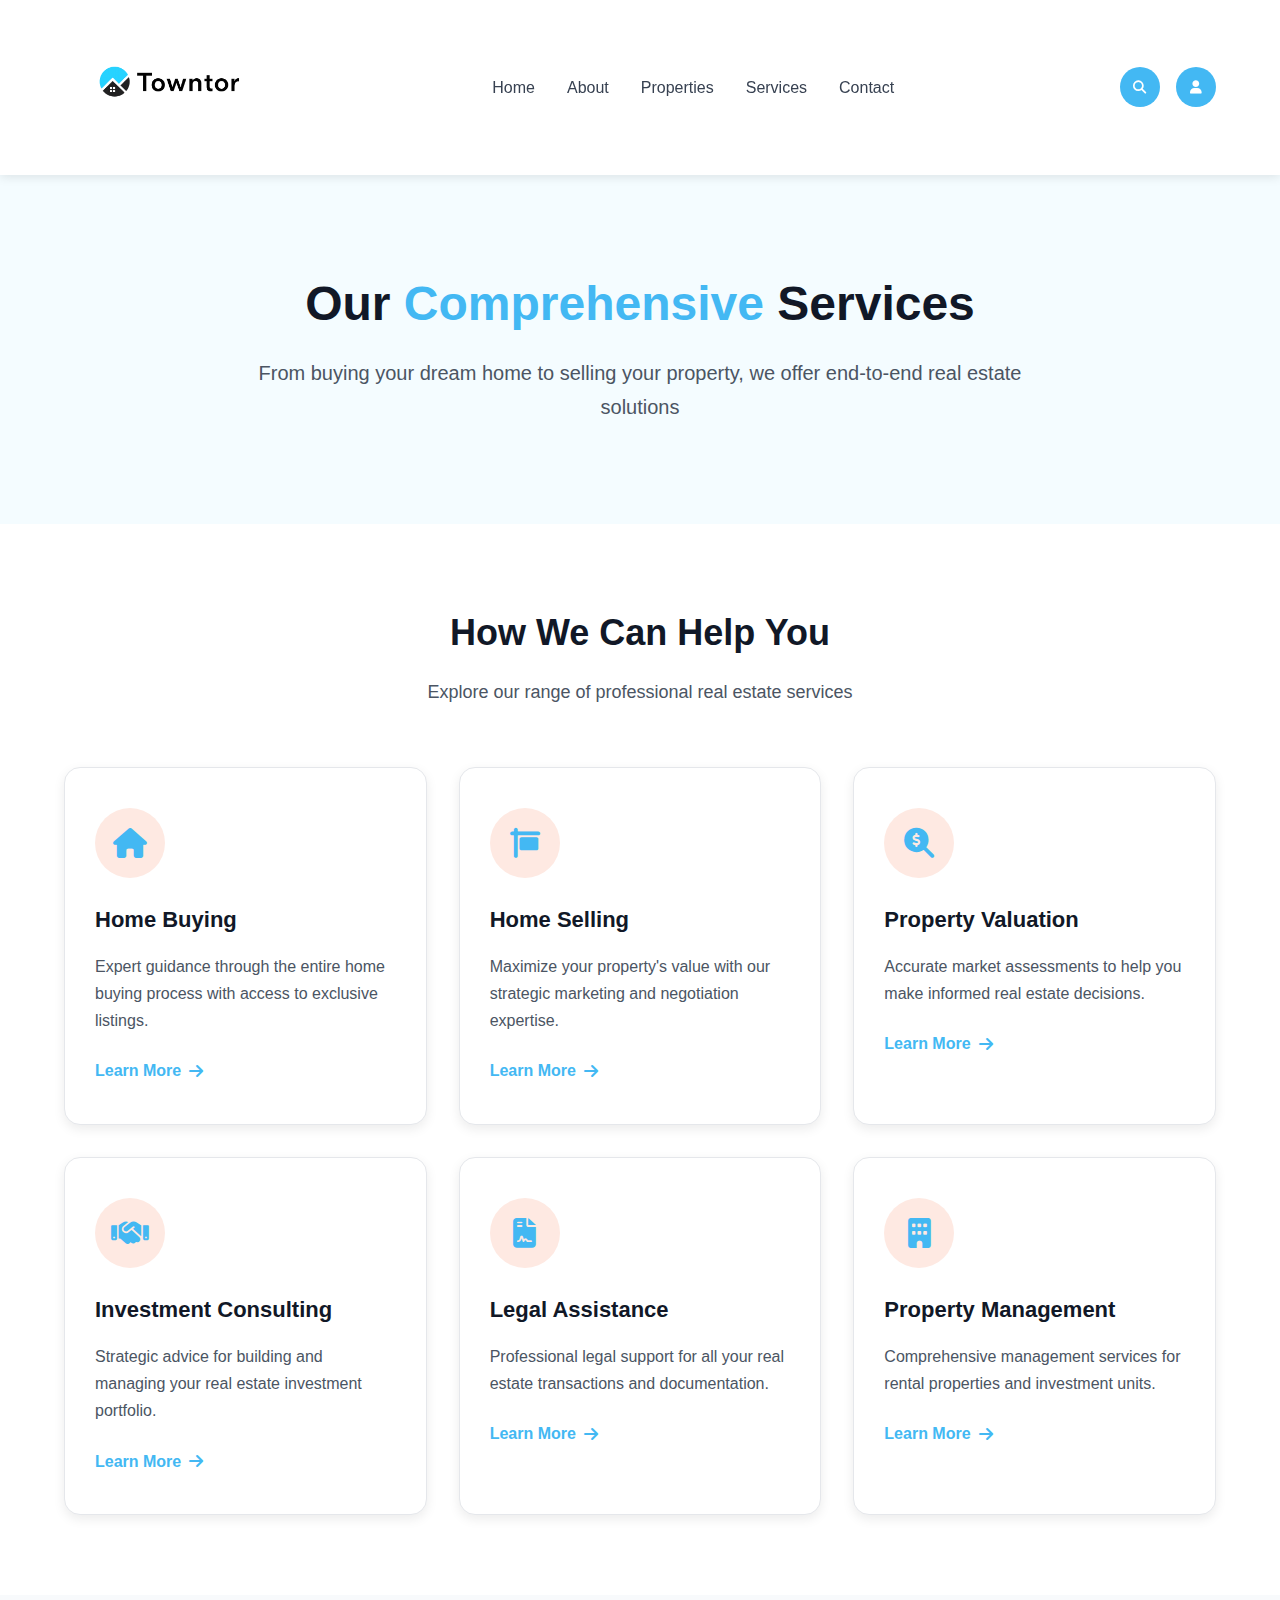
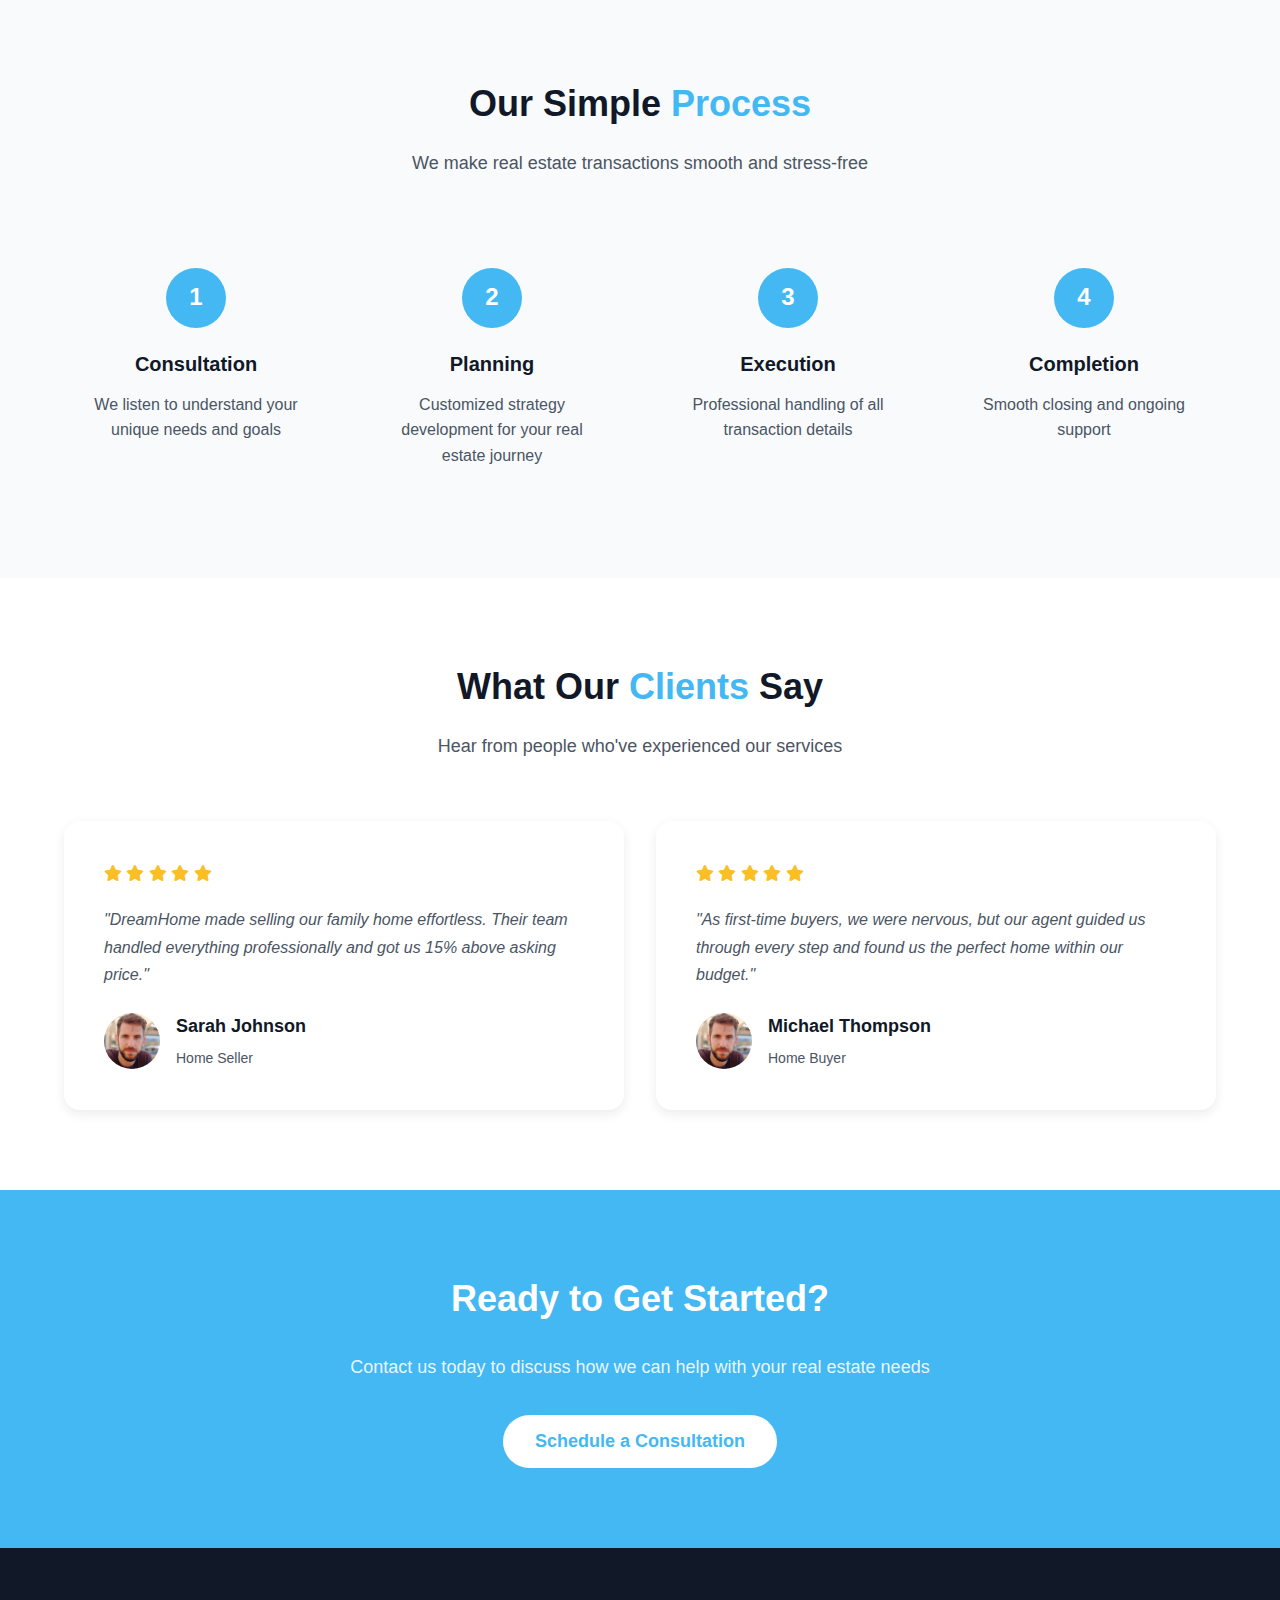
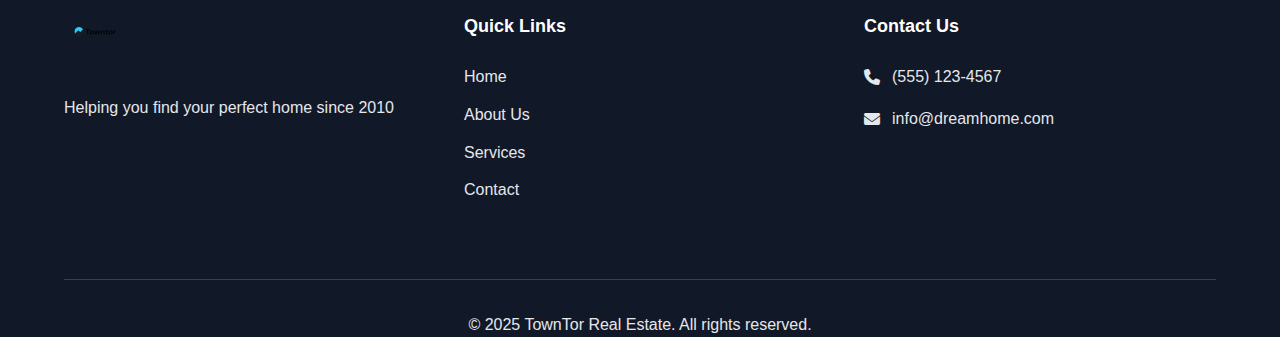
<file: service.html>
<!DOCTYPE html>
<html lang="en">
<head>
    <meta charset="UTF-8">
    <meta name="viewport" content="width=device-width, initial-scale=1.0">
    <title>DreamHome Services | Comprehensive Real Estate Solutions</title>
    <link rel="stylesheet" href="https://cdnjs.cloudflare.com/ajax/libs/font-awesome/6.5.2/css/all.min.css">
    <link rel="stylesheet" href="./assets/service.css">
</head>
<body>
    <!-- Header -->
    <header class="header">
        <div class="container">
            <div class="logo">
                <img src="./assets/images/logo.png" alt="DreamHome Logo">
            </div>
            <nav class="nav">
               <a href="./index.html" class="nav-link">Home</a>
      <a href="./about.html" class="nav-link">About</a>
      <a href="./property.html" class="nav-link">Properties</a>
      <a href="./service.html" class="nav-link">Services</a>
      <a href="./Contact.html" class="nav-link">Contact</a>
            </nav>
            <div class="auth-buttons">
                <button class="btn-icon"><i class="fas fa-search"></i></button>
                <button class="btn-icon"><i class="fas fa-user"></i></button>
            </div>
        </div>
    </header>

    <!-- Services Hero -->
    <section class="services-hero">
        <div class="container">
            <div class="hero-content">
                <h1>Our <span class="text-coral">Comprehensive</span> Services</h1>
                <p>From buying your dream home to selling your property, we offer end-to-end real estate solutions</p>
            </div>
        </div>
    </section>

    <!-- Services Grid -->
    <section class="services-grid">
        <div class="container">
            <div class="section-header">
                <h2>How We Can Help You</h2>
                <p>Explore our range of professional real estate services</p>
            </div>

            <div class="services-container">
                <!-- Service 1 -->
                <div class="service-card">
                    <div class="service-icon">
                        <i class="fas fa-home"></i>
                    </div>
                    <h3>Home Buying</h3>
                    <p>Expert guidance through the entire home buying process with access to exclusive listings.</p>
                    <a href="#" class="service-link">Learn More <i class="fas fa-arrow-right"></i></a>
                </div>

                <!-- Service 2 -->
                <div class="service-card">
                    <div class="service-icon">
                        <i class="fas fa-sign"></i>
                    </div>
                    <h3>Home Selling</h3>
                    <p>Maximize your property's value with our strategic marketing and negotiation expertise.</p>
                    <a href="#" class="service-link">Learn More <i class="fas fa-arrow-right"></i></a>
                </div>

                <!-- Service 3 -->
                <div class="service-card">
                    <div class="service-icon">
                        <i class="fas fa-search-dollar"></i>
                    </div>
                    <h3>Property Valuation</h3>
                    <p>Accurate market assessments to help you make informed real estate decisions.</p>
                    <a href="#" class="service-link">Learn More <i class="fas fa-arrow-right"></i></a>
                </div>

                <!-- Service 4 -->
                <div class="service-card">
                    <div class="service-icon">
                        <i class="fas fa-handshake"></i>
                    </div>
                    <h3>Investment Consulting</h3>
                    <p>Strategic advice for building and managing your real estate investment portfolio.</p>
                    <a href="#" class="service-link">Learn More <i class="fas fa-arrow-right"></i></a>
                </div>

                <!-- Service 5 -->
                <div class="service-card">
                    <div class="service-icon">
                        <i class="fas fa-file-contract"></i>
                    </div>
                    <h3>Legal Assistance</h3>
                    <p>Professional legal support for all your real estate transactions and documentation.</p>
                    <a href="#" class="service-link">Learn More <i class="fas fa-arrow-right"></i></a>
                </div>

                <!-- Service 6 -->
                <div class="service-card">
                    <div class="service-icon">
                        <i class="fas fa-building"></i>
                    </div>
                    <h3>Property Management</h3>
                    <p>Comprehensive management services for rental properties and investment units.</p>
                    <a href="#" class="service-link">Learn More <i class="fas fa-arrow-right"></i></a>
                </div>
            </div>
        </div>
    </section>

    <!-- Process Section -->
    <section class="process">
        <div class="container">
            <div class="section-header">
                <h2>Our Simple <span class="text-coral">Process</span></h2>
                <p>We make real estate transactions smooth and stress-free</p>
            </div>

            <div class="process-steps">
                <div class="step">
                    <div class="step-number">1</div>
                    <h3>Consultation</h3>
                    <p>We listen to understand your unique needs and goals</p>
                </div>
                <div class="step">
                    <div class="step-number">2</div>
                    <h3>Planning</h3>
                    <p>Customized strategy development for your real estate journey</p>
                </div>
                <div class="step">
                    <div class="step-number">3</div>
                    <h3>Execution</h3>
                    <p>Professional handling of all transaction details</p>
                </div>
                <div class="step">
                    <div class="step-number">4</div>
                    <h3>Completion</h3>
                    <p>Smooth closing and ongoing support</p>
                </div>
            </div>
        </div>
    </section>

    <!-- Testimonials -->
    <section class="testimonials">
        <div class="container">
            <div class="section-header">
                <h2>What Our <span class="text-coral">Clients</span> Say</h2>
                <p>Hear from people who've experienced our services</p>
            </div>

            <div class="testimonial-cards">
                <div class="testimonial-card">
                    <div class="rating">
                        <i class="fas fa-star"></i>
                        <i class="fas fa-star"></i>
                        <i class="fas fa-star"></i>
                        <i class="fas fa-star"></i>
                        <i class="fas fa-star"></i>
                    </div>
                    <p>"DreamHome made selling our family home effortless. Their team handled everything professionally and got us 15% above asking price."</p>
                    <div class="client">
                        <img src="./assets/images/7.jpg" alt="Sarah J.">
                        <div>
                            <h4>Sarah Johnson</h4>
                            <span>Home Seller</span>
                        </div>
                    </div>
                </div>

                <div class="testimonial-card">
                    <div class="rating">
                        <i class="fas fa-star"></i>
                        <i class="fas fa-star"></i>
                        <i class="fas fa-star"></i>
                        <i class="fas fa-star"></i>
                        <i class="fas fa-star"></i>
                    </div>
                    <p>"As first-time buyers, we were nervous, but our agent guided us through every step and found us the perfect home within our budget."</p>
                    <div class="client">
                        <img src="./assets/images/7.jpg" alt="Michael T.">
                        <div>
                            <h4>Michael Thompson</h4>
                            <span>Home Buyer</span>
                        </div>
                    </div>
                </div>
            </div>
        </div>
    </section>

    <!-- CTA Section -->
    <section class="cta">
        <div class="container">
            <h2>Ready to Get Started?</h2>
            <p>Contact us today to discuss how we can help with your real estate needs</p>
            <button class="btn-primary">Schedule a Consultation</button>
        </div>
    </section>

    <!-- Footer -->
    <footer>
        <div class="container">
            <div class="footer-content">
                <div class="footer-logo">
                    <img src="./assets/images/logo.png" alt="DreamHome Logo">
                    <p>Helping you find your perfect home since 2010</p>
                </div>
                <div class="footer-links">
                    <h4>Quick Links</h4>
                    <ul>
                        <li><a href="index.html">Home</a></li>
                        <li><a href="about.html">About Us</a></li>
                        <li><a href="services.html">Services</a></li>
                        <li><a href="contact.html">Contact</a></li>
                    </ul>
                </div>
                <div class="footer-contact">
                    <h4>Contact Us</h4>
                    <p><i class="fas fa-phone"></i> (555) 123-4567</p>
                    <p><i class="fas fa-envelope"></i> info@dreamhome.com</p>
                </div>
            </div>
            <div class="footer-copyright">
                <p>&copy; 2025 TownTor Real Estate. All rights reserved.</p>
            </div>
        </div>
    </footer>
</body>
</html>
</file>
<file: assets/contact.css>
/* DreamHome Contact Page CSS - style.css */

/* ==================== */
/* BASE STYLES & VARIABLES */
/* ==================== */
:root {
  /* Color Palette */
  --coral-50: #97deff;
  --coral-100: #fee9e2;
  --coral-500: #43b8f3;
  --coral-600: #97deff;
  --gray-100: #f3f4f6;
  --gray-200: #e5e7eb;
  --gray-400: #9ca3af;
  --gray-600: #4b5563;
  --gray-700: #374151;
  --gray-900: #111827;
  --white: #ffffff;
  --shadow-sm: 0 1px 3px rgba(0,0,0,0.12);
  --shadow-md: 0 4px 6px rgba(0,0,0,0.1);
  --shadow-lg: 0 10px 25px rgba(0,0,0,0.1);
}

* {
  margin: 0;
  padding: 0;
  box-sizing: border-box;
}

body {
  font-family: -apple-system, BlinkMacSystemFont, 'Segoe UI', Roboto, Oxygen, 
               Ubuntu, Cantarell, sans-serif;
  line-height: 1.6;
  color: var(--gray-700);
  background-color: #f4fcff;
}

.container {
  max-width: 1200px;
  margin: 0 auto;
  padding: 0 24px;
}

img {
  max-width: 100%;
  height: auto;
}

/* ==================== */
/* UTILITY CLASSES */
/* ==================== */
.text-coral {
  color: var(--coral-500);
}

.btn-primary {
  background-color: var(--coral-500);
  color: var(--white);
  border: none;
  padding: 12px 24px;
  font-weight: 600;
  border-radius: 30px;
  cursor: pointer;
  transition: all 0.3s ease;
  display: inline-block;
  text-decoration: none;
  text-align: center;
}

.btn-primary:hover {
  background-color: var(--coral-600);
  transform: translateY(-2px);
  box-shadow: var(--shadow-md);
}

.section-title {
  font-size: 36px;
  font-weight: 700;
  color: var(--gray-900);
  margin-bottom: 16px;
}

.section-subtitle {
  color: var(--gray-600);
  font-size: 18px;
  max-width: 600px;
  margin: 0 auto;
}

/* ==================== */
/* HEADER STYLES */
/* ==================== */
.header {
  padding: 16px 0;
  background-color: var(--white);
  position: sticky;
  top: 0;
  z-index: 100;
  box-shadow: var(--shadow-sm);
}

.header .container {
  display: flex;
  justify-content: space-between;
  align-items: center;
}

.logo img {
  height: 50px;
  transition: transform 0.3s ease;
}

.logo img:hover {
  transform: scale(1.05);
}

.nav {
  display: flex;
  gap: 32px;
}

.nav-link {
  color: var(--gray-700);
  text-decoration: none;
  font-weight: 500;
  position: relative;
  padding: 8px 0;
  transition: color 0.3s ease;
}

.nav-link:hover,
.nav-link.active {
  color: var(--coral-500);
}

.nav-link::after {
  content: '';
  position: absolute;
  bottom: 0;
  left: 0;
  width: 0;
  height: 2px;
  background-color: var(--coral-500);
  transition: width 0.3s ease;
}

.nav-link:hover::after,
.nav-link.active::after {
  width: 100%;
}

.auth-buttons {
  display: flex;
  gap: 16px;
}

.btn-icon {
  width: 40px;
  height: 40px;
  border-radius: 50%;
  background-color: var(--coral-500);
  color: var(--white);
  border: none;
  display: flex;
  align-items: center;
  justify-content: center;
  cursor: pointer;
  transition: all 0.3s ease;
}

.btn-icon:hover {
  background-color: var(--coral-600);
  transform: scale(1.1);
}

/* ==================== */
/* CONTACT HERO SECTION */
/* ==================== */
.contact-hero {
  padding: 100px 0;
  background-color: #f4fcff;
  text-align: center;
}

.contact-hero .hero-content {
  max-width: 800px;
  margin: 0 auto;
}

.contact-hero h1 {
  font-size: 48px;
  font-weight: 700;
  color: var(--gray-900);
  margin-bottom: 20px;
  line-height: 1.2;
}

.contact-hero p {
  font-size: 20px;
  color: var(--gray-600);
  line-height: 1.7;
}

/* ==================== */
/* CONTACT FORM SECTION */
/* ==================== */
.contact-section {
  padding: 80px 0;
  background-color: var(--white);
}

.contact-container {
  display: grid;
  grid-template-columns: 1fr 1fr;
  gap: 60px;
}

.contact-form {
  padding: 40px;
  background: var(--white);
  border-radius: 12px;
  box-shadow: var(--shadow-md);
  border: 1px solid var(--gray-200);
}

.contact-form h2 {
  font-size: 28px;
  font-weight: 600;
  color: var(--gray-900);
  margin-bottom: 30px;
}

.form-group {
  margin-bottom: 25px;
}

.form-group label {
  display: block;
  margin-bottom: 8px;
  font-weight: 500;
  color: var(--gray-700);
}

.form-group input,
.form-group select,
.form-group textarea {
  width: 100%;
  padding: 12px 16px;
  border: 1px solid var(--gray-200);
  border-radius: 8px;
  font-size: 16px;
  font-family: inherit;
  transition: all 0.3s ease;
}

.form-group input:focus,
.form-group select:focus,
.form-group textarea:focus {
  border-color: var(--coral-500);
  outline: none;
  box-shadow: 0 0 0 3px rgba(67, 184, 243, 0.2);
}

.form-group textarea {
  resize: vertical;
  min-height: 150px;
}

/* ==================== */
/* CONTACT INFO SECTION */
/* ==================== */
.contact-info {
  padding: 40px;
}

.contact-info h2 {
  font-size: 28px;
  font-weight: 600;
  color: var(--gray-900);
  margin-bottom: 30px;
}

.info-card {
  display: flex;
  gap: 20px;
  margin-bottom: 30px;
  align-items: flex-start;
}

.info-icon {
  width: 50px;
  height: 50px;
  background-color: var(--coral-100);
  border-radius: 50%;
  display: flex;
  align-items: center;
  justify-content: center;
  flex-shrink: 0;
}

.info-icon i {
  color: var(--coral-500);
  font-size: 20px;
}

.info-content h3 {
  font-size: 20px;
  font-weight: 600;
  color: var(--gray-900);
  margin-bottom: 8px;
}

.info-content p {
  color: var(--gray-600);
  line-height: 1.6;
}

.info-content p:not(:last-child) {
  margin-bottom: 5px;
}

/* ==================== */
/* MAP SECTION */
/* ==================== */
.map-section {
  padding: 80px 0;
  background-color: #f8fafc;
}

.map-section .container {
  text-align: center;
}

.map-section h2 {
  font-size: 36px;
  font-weight: 700;
  color: var(--gray-900);
  margin-bottom: 40px;
}

.map-container {
  border-radius: 12px;
  overflow: hidden;
  box-shadow: var(--shadow-lg);
  height: 450px;
}

.map-container iframe {
  width: 100%;
  height: 100%;
  border: none;
}

/* ==================== */
/* TEAM CTA SECTION */
/* ==================== */
.team-cta {
  padding: 80px 0;
  background-color: var(--coral-500);
  color: var(--white);
  text-align: center;
}

.team-cta .cta-content {
  max-width: 800px;
  margin: 0 auto;
}

.team-cta h2 {
  font-size: 36px;
  font-weight: 700;
  margin-bottom: 20px;
}

.team-cta p {
  font-size: 18px;
  margin-bottom: 30px;
  opacity: 0.9;
  line-height: 1.7;
}

/* ==================== */
/* FOOTER STYLES */
/* ==================== */
footer {
  background-color: var(--gray-900);
  color: var(--white);
  padding: 64px 0 0;
}

.footer-content {
  display: grid;
  grid-template-columns: repeat(auto-fit, minmax(250px, 1fr));
  gap: 48px;
  margin-bottom: 64px;
}

.footer-logo img {
  height: 40px;
  margin-bottom: 20px;
}

.footer-logo p {
  color: var(--gray-200);
  margin-top: 16px;
  line-height: 1.7;
}

.footer-links h4,
.footer-contact h4 {
  font-size: 18px;
  font-weight: 600;
  margin-bottom: 24px;
  color: var(--white);
}

.footer-links ul {
  list-style: none;
}

.footer-links li {
  margin-bottom: 12px;
}

.footer-links a {
  color: var(--gray-200);
  text-decoration: none;
  transition: color 0.3s ease;
}

.footer-links a:hover {
  color: var(--coral-500);
}

.footer-contact p {
  display: flex;
  align-items: center;
  gap: 12px;
  margin-bottom: 16px;
  color: var(--gray-200);
}

.footer-contact i {
  width: 20px;
  color: var(--coral-500);
}

.footer-copyright {
  text-align: center;
  padding-top: 32px;
  border-top: 1px solid var(--gray-700);
  color: var(--gray-200);
}

/* ==================== */
/* RESPONSIVE DESIGN */
/* ==================== */
@media (max-width: 1024px) {
  .contact-container {
    grid-template-columns: 1fr;
    gap: 40px;
  }
  
  .contact-form,
  .contact-info {
    padding: 30px;
  }
  
  .section-title {
    font-size: 32px;
  }
}

@media (max-width: 768px) {
  .header .container {
    flex-direction: column;
    gap: 20px;
  }
  
  .nav {
    flex-wrap: wrap;
    justify-content: center;
    gap: 20px;
  }
  
  .contact-hero h1,
  .map-section h2,
  .team-cta h2 {
    font-size: 32px;
  }
  
  .contact-hero p {
    font-size: 18px;
  }
  
  .info-card {
    flex-direction: column;
    align-items: center;
    text-align: center;
  }
  
  .info-icon {
    margin-bottom: 15px;
  }
}

@media (max-width: 480px) {
  .contact-hero h1,
  .map-section h2,
  .team-cta h2 {
    font-size: 28px;
  }
  
  .contact-form h2,
  .contact-info h2 {
    font-size: 24px;
  }
  
  .btn-primary {
    width: 100%;
  }
}
</file>
<file: assets/property.css>
/* Base Styles */
:root {
    --coral-500: #43b8f3;
    --coral-600: #97deff;
    --gray-100: #f3f4f6;
    --gray-200: #e5e7eb;
    --gray-600: #4b5563;
    --gray-700: #374151;
    --gray-900: #111827;
    --white: #ffffff;
}

* {
    margin: 0;
    padding: 0;
    box-sizing: border-box;
}

body {
    font-family: -apple-system, BlinkMacSystemFont, 'Segoe UI', Roboto, Oxygen, Ubuntu, Cantarell, sans-serif;
    line-height: 1.6;
    color: var(--gray-700);
    background-color: #f4fcff;
}

.container {
    max-width: 1200px;
    margin: 0 auto;
    padding: 0 20px;
}

.text-coral {
    color: var(--coral-500);
}

.btn-primary {
    background-color: var(--coral-500);
    color: var(--white);
    border: none;
    padding: 12px 24px;
    border-radius: 30px;
    font-weight: 600;
    cursor: pointer;
    transition: all 0.3s ease;
}

.btn-primary:hover {
    background-color: var(--coral-600);
    transform: translateY(-2px);
}

/* Header Styles */
.header {
    padding: 20px 0;
    background-color: var(--white);
    box-shadow: 0 2px 10px rgba(0, 0, 0, 0.1);
    position: sticky;
    top: 0;
    z-index: 100;
}

.header .container {
    display: flex;
    justify-content: space-between;
    align-items: center;
}

.logo img {
    height: 50px;
}

.nav {
    display: flex;
    gap: 30px;
}

.nav-link {
    color: var(--gray-700);
    text-decoration: none;
    font-weight: 500;
    transition: all 0.3s ease;
}

.nav-link.active {
    color: var(--coral-500);
    font-weight: 600;
}

.nav-link:hover {
    color: var(--coral-500);
}

.auth-buttons {
    display: flex;
    gap: 15px;
}

.btn-icon {
    width: 40px;
    height: 40px;
    border-radius: 50%;
    background-color: var(--coral-500);
    color: var(--white);
    border: none;
    display: flex;
    align-items: center;
    justify-content: center;
    cursor: pointer;
    transition: all 0.3s ease;
}

.btn-icon:hover {
    background-color: var(--coral-600);
    transform: scale(1.1);
}

/* Property Hero */
.property-hero {
    background-color: var(--gray-100);
    padding: 80px 0;
    text-align: center;
}

.property-hero h1 {
    font-size: 48px;
    margin-bottom: 20px;
}

.property-hero p {
    font-size: 20px;
    color: var(--gray-600);
}

/* Property Filters */
.property-filters {
    padding: 40px 0;
    background-color: var(--white);
    box-shadow: 0 2px 15px rgba(0, 0, 0, 0.05);
}

.filter-group {
    display: flex;
    flex-wrap: wrap;
    gap: 15px;
    align-items: center;
    justify-content: center;
}

.filter-select {
    padding: 12px 20px;
    border-radius: 30px;
    border: 1px solid var(--gray-200);
    background-color: var(--white);
    min-width: 200px;
}

/* Property Listings */
.property-listings {
    padding: 60px 0;
}

.listing-grid {
    display: grid;
    grid-template-columns: repeat(auto-fill, minmax(350px, 1fr));
    gap: 30px;
}

.property-card {
    background-color: var(--white);
    border-radius: 12px;
    overflow: hidden;
    box-shadow: 0 5px 15px rgba(0, 0, 0, 0.1);
    transition: transform 0.3s ease;
}

.property-card:hover {
    transform: translateY(-10px);
}

.property-badge {
    position: absolute;
    top: 15px;
    left: 15px;
    background-color: var(--coral-500);
    color: var(--white);
    padding: 5px 15px;
    border-radius: 20px;
    font-size: 14px;
    font-weight: 600;
    z-index: 1;
}

.property-image {
    height: 250px;
    overflow: hidden;
    position: relative;
}

.property-image img {
    width: 100%;
    height: 100%;
    object-fit: cover;
    transition: transform 0.5s ease;
}

.property-card:hover .property-image img {
    transform: scale(1.05);
}

.property-content {
    padding: 20px;
}

.property-content h3 {
    font-size: 22px;
    margin-bottom: 10px;
}

.property-address {
    color: var(--gray-600);
    margin-bottom: 15px;
    display: flex;
    align-items: center;
    gap: 5px;
}

.property-details {
    display: flex;
    gap: 15px;
    margin-bottom: 20px;
    color: var(--gray-600);
}

.property-details i {
    color: var(--coral-500);
    margin-right: 5px;
}

.property-footer {
    display: flex;
    justify-content: space-between;
    align-items: center;
}

.property-price {
    font-size: 22px;
    font-weight: 700;
    color: var(--coral-500);
}

/* Call to Action */
.cta {
    background-color: var(--coral-500);
    color: var(--white);
    padding: 80px 0;
    text-align: center;
}

.cta h2 {
    font-size: 36px;
    margin-bottom: 20px;
}

.cta p {
    font-size: 18px;
    margin-bottom: 30px;
    max-width: 600px;
    margin-left: auto;
    margin-right: auto;
}

/* Footer */
footer {
    background-color: var(--gray-900);
    color: var(--white);
    padding: 60px 0 20px;
}

.footer-content {
    display: grid;
    grid-template-columns: repeat(auto-fit, minmax(250px, 1fr));
    gap: 40px;
    margin-bottom: 40px;
}

.footer-logo img {
    height: 40px;
    margin-bottom: 20px;
}

.footer-logo p {
    color: var(--gray-200);
    margin-top: 15px;
}

.footer-links h4,
.footer-contact h4 {
    font-size: 18px;
    margin-bottom: 20px;
}

.footer-links ul {
    list-style: none;
}

.footer-links li {
    margin-bottom: 10px;
}

.footer-links a {
    color: var(--gray-200);
    text-decoration: none;
    transition: color 0.3s ease;
}

.footer-links a:hover {
    color: var(--coral-500);
}

.footer-contact p {
    display: flex;
    align-items: center;
    gap: 10px;
    margin-bottom: 15px;
    color: var(--gray-200);
}

.footer-copyright {
    text-align: center;
    padding-top: 20px;
    border-top: 1px solid var(--gray-700);
    color: var(--gray-200);
}

/* Responsive Design */
@media (max-width: 768px) {
    .header .container {
        flex-direction: column;
        gap: 20px;
    }

    .nav {
        gap: 15px;
    }

    .property-hero h1 {
        font-size: 36px;
    }

    .filter-group {
        flex-direction: column;
        align-items: stretch;
    }

    .listing-grid {
        grid-template-columns: 1fr;
    }
}
</file>
<file: assets/service.css>
/* DreamHome Services Page CSS */
/* style.css */

/* ================ */
/* BASE STYLES */
/* ================ */
:root {
  /* Color Variables */
  --coral-50: #97deff;
  --coral-100: #fee9e2;
  --coral-500: #43b8f3;
  --coral-600: #97deff;
  --gray-100: #f3f4f6;
  --gray-200: #e5e7eb;
  --gray-600: #4b5563;
  --gray-700: #374151;
  --gray-900: #111827;
  --white: #ffffff;
}

* {
  margin: 0;
  padding: 0;
  box-sizing: border-box;
}

body {
  font-family: -apple-system, BlinkMacSystemFont, 'Segoe UI', Roboto, Oxygen, 
               Ubuntu, Cantarell, sans-serif;
  line-height: 1.6;
  color: var(--gray-700);
  background-color: #f4fcff;
}

.container {
  max-width: 1200px;
  margin: 0 auto;
  padding: 0 24px;
}

.text-coral {
  color: var(--coral-500);
}

/* ================ */
/* UTILITY CLASSES */
/* ================ */
.btn-primary {
  background-color: var(--coral-500);
  color: var(--white);
  border: none;
  padding: 12px 24px;
  font-weight: 600;
  cursor: pointer;
  display: inline-flex;
  align-items: center;
  gap: 8px;
  transition: all 0.3s ease;
  text-decoration: none;
  border-radius: 30px;
}

.btn-primary:hover {
  background-color: var(--coral-600);
  transform: translateY(-2px);
}

.section-header {
  text-align: center;
  margin-bottom: 60px;
}

.section-header h2 {
  font-size: 36px;
  font-weight: 700;
  color: var(--gray-900);
  margin-bottom: 16px;
}

.section-header p {
  color: var(--gray-600);
  max-width: 600px;
  margin: 0 auto;
  font-size: 18px;
}

/* ================ */
/* HEADER */
/* ================ */
.header {
  padding: 16px 0;
  background: var(--white);
  position: sticky;
  top: 0;
  z-index: 50;
  box-shadow: 0 2px 10px rgba(0, 0, 0, 0.1);
}

.header .container {
  display: flex;
  align-items: center;
  justify-content: space-between;
}

.logo img {
  height: 15vh;
}

.nav {
  display: flex;
  align-items: center;
  gap: 32px;
}

.nav-link {
  color: var(--gray-700);
  text-decoration: none;
  font-weight: 500;
  transition: all 0.3s ease;
  position: relative;
  padding: 8px 0;
}

.nav-link:hover {
  color: var(--coral-500);
}

.nav-link.active {
  color: var(--coral-500);
  font-weight: 600;
}

.nav-link::after {
  content: '';
  position: absolute;
  bottom: 0;
  left: 0;
  width: 0;
  height: 2px;
  background-color: var(--coral-500);
  transition: width 0.3s ease;
}

.nav-link:hover::after,
.nav-link.active::after {
  width: 100%;
}

.auth-buttons {
  display: flex;
  align-items: center;
  gap: 16px;
}

.btn-icon {
  width: 40px;
  height: 40px;
  border-radius: 50%;
  background-color: var(--coral-500);
  color: var(--white);
  border: none;
  display: flex;
  align-items: center;
  justify-content: center;
  cursor: pointer;
  transition: all 0.3s ease;
}

.btn-icon:hover {
  background-color: var(--coral-600);
  transform: scale(1.1);
}

/* ================ */
/* SERVICES HERO */
/* ================ */
.services-hero {
  padding: 100px 0;
  background-color: #f4fcff;
  text-align: center;
}

.services-hero .hero-content {
  max-width: 800px;
  margin: 0 auto;
}

.services-hero h1 {
  font-size: 48px;
  font-weight: 700;
  color: var(--gray-900);
  line-height: 1.2;
  margin-bottom: 24px;
}

.services-hero p {
  color: var(--gray-600);
  font-size: 20px;
  line-height: 1.7;
}

/* ================ */
/* SERVICES GRID */
/* ================ */
.services-grid {
  padding: 80px 0;
  background-color: var(--white);
}

.services-container {
  display: grid;
  grid-template-columns: repeat(auto-fit, minmax(350px, 1fr));
  gap: 32px;
}

.service-card {
  background: var(--white);
  border-radius: 16px;
  padding: 40px 30px;
  box-shadow: 0 4px 12px rgba(0, 0, 0, 0.08);
  border: 1px solid var(--gray-200);
  transition: all 0.3s ease;
}

.service-card:hover {
  transform: translateY(-8px);
  box-shadow: 0 8px 24px rgba(0, 0, 0, 0.12);
}

.service-icon {
  width: 70px;
  height: 70px;
  background-color: var(--coral-100);
  border-radius: 50%;
  display: flex;
  align-items: center;
  justify-content: center;
  margin-bottom: 24px;
}

.service-icon i {
  font-size: 30px;
  color: var(--coral-500);
}

.service-card h3 {
  font-size: 22px;
  font-weight: 600;
  color: var(--gray-900);
  margin-bottom: 16px;
}

.service-card p {
  color: var(--gray-600);
  margin-bottom: 24px;
  line-height: 1.7;
}

.service-link {
  color: var(--coral-500);
  font-weight: 600;
  text-decoration: none;
  display: inline-flex;
  align-items: center;
  gap: 8px;
  transition: all 0.3s ease;
}

.service-link:hover {
  color: var(--coral-600);
  gap: 12px;
}

/* ================ */
/* PROCESS SECTION */
/* ================ */
.process {
  padding: 80px 0;
  background-color: #f8fafc;
}

.process-steps {
  display: grid;
  grid-template-columns: repeat(auto-fit, minmax(250px, 1fr));
  gap: 32px;
  margin-top: 40px;
}

.step {
  text-align: center;
  padding: 30px;
  position: relative;
}

.step-number {
  width: 60px;
  height: 60px;
  background-color: var(--coral-500);
  color: var(--white);
  font-size: 24px;
  font-weight: 700;
  border-radius: 50%;
  display: flex;
  align-items: center;
  justify-content: center;
  margin: 0 auto 20px;
}

.step h3 {
  font-size: 20px;
  font-weight: 600;
  color: var(--gray-900);
  margin-bottom: 12px;
}

.step p {
  color: var(--gray-600);
}

/* ================ */
/* TESTIMONIALS */
/* ================ */
.testimonials {
  padding: 80px 0;
  background-color: var(--white);
}

.testimonial-cards {
  display: grid;
  grid-template-columns: repeat(auto-fit, minmax(350px, 1fr));
  gap: 32px;
  margin-top: 40px;
}

.testimonial-card {
  background: var(--white);
  border-radius: 16px;
  padding: 40px;
  box-shadow: 0 4px 12px rgba(0, 0, 0, 0.08);
}

.rating {
  color: #fbbf24;
  margin-bottom: 20px;
}

.testimonial-card p {
  font-style: italic;
  color: var(--gray-600);
  margin-bottom: 24px;
  line-height: 1.7;
}

.client {
  display: flex;
  align-items: center;
  gap: 16px;
}

.client img {
  width: 56px;
  height: 56px;
  border-radius: 50%;
  object-fit: cover;
}

.client h4 {
  font-size: 18px;
  color: var(--gray-900);
  margin-bottom: 4px;
}

.client span {
  color: var(--gray-600);
  font-size: 14px;
}

/* ================ */
/* CTA SECTION */
/* ================ */
.cta {
  padding: 80px 0;
  background-color: var(--coral-500);
  color: var(--white);
  text-align: center;
}

.cta h2 {
  font-size: 36px;
  font-weight: 700;
  margin-bottom: 24px;
}

.cta p {
  color: rgba(255, 255, 255, 0.9);
  font-size: 18px;
  max-width: 600px;
  margin: 0 auto 32px;
  line-height: 1.7;
}

.cta .btn-primary {
  background-color: var(--white);
  color: var(--coral-500);
  padding: 16px 32px;
  font-size: 18px;
}

/* ================ */
/* FOOTER */
/* ================ */
footer {
  background-color: var(--gray-900);
  color: var(--white);
  padding: 64px 0 0;
}

.footer-content {
  display: grid;
  grid-template-columns: repeat(auto-fit, minmax(250px, 1fr));
  gap: 48px;
  margin-bottom: 64px;
}

.footer-logo img {
  height: 40px;
  margin-bottom: 20px;
}

.footer-logo p {
  color: var(--gray-200);
  margin-top: 16px;
}

.footer-links h4,
.footer-contact h4 {
  font-size: 18px;
  margin-bottom: 24px;
}

.footer-links ul {
  list-style: none;
}

.footer-links li {
  margin-bottom: 12px;
}

.footer-links a {
  color: var(--gray-200);
  text-decoration: none;
  transition: color 0.3s ease;
}

.footer-links a:hover {
  color: var(--coral-500);
}

.footer-contact p {
  display: flex;
  align-items: center;
  gap: 12px;
  margin-bottom: 16px;
  color: var(--gray-200);
}

.footer-copyright {
  text-align: center;
  padding-top: 32px;
  border-top: 1px solid var(--gray-700);
  color: var(--gray-200);
}

/* ================ */
/* RESPONSIVE DESIGN */
/* ================ */
@media (max-width: 768px) {
  .header .container {
    flex-direction: column;
    gap: 20px;
  }
  
  .nav {
    gap: 16px;
    flex-wrap: wrap;
    justify-content: center;
  }
  
  .services-hero h1 {
    font-size: 36px;
  }
  
  .services-container,
  .process-steps,
  .testimonial-cards {
    grid-template-columns: 1fr;
  }
  
  .section-header h2 {
    font-size: 28px;
  }
}
</file>
<file: style.css>
/* Reset and base styles */
* {
    margin: 0;
    padding: 0;
    box-sizing: border-box;
}

body {
    font-family: -apple-system, BlinkMacSystemFont, 'Segoe UI', Roboto, Oxygen, Ubuntu, Cantarell, sans-serif;
    line-height: 1.6;
    color: #374151;
    background-color: #f4fcff;
}

/* Animation keyframes */
@keyframes fadeIn {
    from { opacity: 0; transform: translateY(20px); }
    to { opacity: 1; transform: translateY(0); }
}

@keyframes slideDown {
    from { transform: translateY(-100%); }
    to { transform: translateY(0); }
}

@keyframes pulse {
    0% { transform: scale(1); }
    50% { transform: scale(1.05); }
    100% { transform: scale(1); }
}

@keyframes float {
    0% { transform: translateY(0px); }
    50% { transform: translateY(-10px); }
    100% { transform: translateY(0px); }
}

/* Container */
.container {
    max-width: 1200px;
    margin: 0 auto;
    padding: 0 24px;
}

/* Color Variables */
:root {
    --coral-50: #97deff;
    --coral-100: #fee9e2;
    --coral-500: #43b8f3;
    --coral-600: #97deff;
    --gray-600: #4b5563;
    --gray-700: #374151;
    --gray-900: #111827;
}

/* Utility Classes */
.text-coral {
    color: var(--coral-500);
}

.icon {
    width: 16px;
    height: 16px;
}

/* Buttons */
.btn-primary {
    background-color: var(--coral-500);
    color: white;
    border: none;
    padding: 12px 24px;
    font-weight: 600;
    cursor: pointer;
    display: inline-flex;
    align-items: center;
    gap: 8px;
    transition: all 0.3s ease;
    text-decoration: none;
    border-radius: 30px;
}
.btn-primary i {
    font-size: 10px;
}

.btn-primary:hover {
    background-color: var(--coral-600);
}

.btn-outline {
    background-color: transparent;
    color: var(--coral-500);
    border: none;
    padding: 12px 24px;
    border-radius: 8px;
    font-weight: 600;
    cursor: pointer;
    display: inline-flex;
    align-items: center;
    gap: 8px;
    transition: all 0.3s ease;
    text-decoration: none;
}

.btn-outline:hover {
    background-color: var(--coral-50);
    color: #ffffff;
}

/* Header */
.header {
    padding: 16px 0;
    background: transparent;
    position: sticky;
    top: 0;
    z-index: 50;
    animation: slideDown 0.5s ease-out;
}

.header .container {
    display: flex;
    align-items: center;
    justify-content: space-between;
}

.logo {
    display: flex;
    align-items: center;
    gap: 8px;
    transition: transform 0.3s ease;
}

.logo:hover {
    transform: scale(1.05);
}

.logo img {
    height: 15vh;
}

.nav {
    display: none;
    align-items: center;
    gap: 32px;
}


.nav-link {
    color: var(--gray-700);
    text-decoration: none;
    font-weight: 500;
    transition: all 0.3s ease;
    position: relative;
    padding: 8px 0;
}

.nav-link:hover {
    color: var(--coral-500);
}

.nav-link::after {
    content: '';
    position: absolute;
    bottom: 0;
    left: 0;
    width: 0;
    height: 2px;
    background-color: var(--coral-500);
    transition: width 0.3s ease;
}

.nav-link:hover::after {
    width: 100%;
}

.auth-buttons {
    display: flex;
    align-items: center;
    gap: 16px;
}

/* Hero Section */
.hero {
    padding: 48px 0 80px;
    margin-left: 50px;
}

.hero-content {
    display: grid;
    gap: 48px;
    align-items: center;
}



.hero-title {
    font-size: 32px;
    font-weight: 700;
    color: var(--gray-900);
    line-height: 1.2;
    margin-top: -30vh;
    animation: fadeIn 1s ease-out;
}


.hero-description {
    color: var(--gray-600);
    font-size: 18px;
    margin-bottom: 32px;
    line-height: 1.7;
    animation: fadeIn 1s ease-out 0.2s forwards;
    opacity: 0;
}

.hero-buttons {
    display: flex;
    flex-direction: row;
    margin-bottom: 32px;
    animation: fadeIn 1s ease-out 0.4s forwards;
    opacity: 0;
}

.hero-image {
    position: relative;
    animation: fadeIn 1s ease-out 0.4s forwards, float 6s ease-in-out infinite;
    opacity: 0;
}

.placeholder-image {
    background: transparent;
    border-radius: 16px;
    height: 564px;
    position: relative;
    overflow: hidden;
    display: flex;
    align-items: center;
    justify-content: center;
    transition: transform 0.3s ease;
    margin-top: -5vh;
}

.placeholder-image:hover {
    transform: scale(1.02);
}

.placeholder-image img {
    width: 100%;
    height: 100%;
    object-fit: cover;
    background: transparent;
    transition: transform 0.5s ease;
}

.placeholder-image:hover img {
    transform: scale(1.1);
}

.floating-card {
    position: absolute;
    top: 16px;
    right: 16px;
    background-color: white;
    border-radius: 8px;
    padding: 16px;
    box-shadow: 0 10px 15px -3px rgba(0, 0, 0, 0.1);
    display: flex;
    align-items: center;
    gap: 12px;
    max-width: 240px;
    animation: pulse 2s infinite;
}

.card-icon {
    width: 40px;
    height: 40px;
    background-color: var(--coral-100);
    border-radius: 8px;
    position: relative;
}

.card-icon::after {
    content: '';
    position: absolute;
    top: 50%;
    left: 50%;
    transform: translate(-50%, -50%);
    width: 20px;
    height: 20px;
    background-color: var(--coral-500);
    border-radius: 4px;
}

.card-title {
    font-weight: 600;
    color: var(--gray-900);
    font-size: 14px;
}

.card-price {
    color: var(--gray-600);
    font-size: 12px;
}
.tab-toggle {
    display: flex;
    background-color: #ffffff;
    border-radius: 5px;
    padding: 4px;
    gap: 0;
    width: fit-content;
    border: 1px solid #dce4e7;
    margin-top: -25vh;
}

.tab {
    flex: 1;
    background: transparent;
    border: none;
    padding: 12px 24px;
    font-weight: 600;
    color: #374151;
    cursor: pointer;
    transition: all 0.3s ease;
    border-radius: 8px;
}

.tab:hover {
    background-color: var(--coral-500);
    color: #fff;
}

.tab.active {
    background-color: #43b8f3;
    color: #fff;
}

/* Add this new rule */
.tab-toggle:hover .tab.active:not(:hover) {
    background-color: transparent;
    color: #374151;
}
.search-bar {
    display: flex;
    margin-top: 44px;
    max-width: 400px;
    background-color: white;
    border: 1px solid #d1d5db;
    border-radius: 8px;
    margin-left: 40px;
    overflow: hidden;
    box-shadow: 0 2px 6px rgba(0, 0, 0, 0.05);
}

.search-bar input {
    flex: 1;
    border: none;
    padding: 12px 16px;
    font-size: 16px;
    outline: none;
    color: #374151;
    
}

.search-bar input::placeholder {
    color: #9ca3af;
}

.search-btn {
    background-color: #43b8f3;
    color: white;
    border: none;
    padding: 12px 24px;
    font-weight: 600;
    cursor: pointer;
    transition: background-color 0.3s ease;
    border-radius: 0 8px 8px 0;
}

.search-btn:hover {
    background-color: #36a8e2;
}
.wholeSearchBar {
    height: 20vh;
    margin-top: 10vh;
    border: 1px solid #dce4e7;
    background-color: #ffffff;
}
/* Circular Icon Buttons */
.btn-icon {
    width: 40px;
    height: 40px;
    border-radius: 50%; /* Makes it perfectly circular */
    background-color: var(--coral-500);
    color: white;
    border: none;
    display: flex;
    align-items: center;
    justify-content: center;
    cursor: pointer;
    transition: all 0.3s ease;
}

.btn-icon:hover {
    background-color: var(--coral-600);
    transform: scale(1.1);
}

.btn-icon i {
    font-size: 16px;
}
/* Categories Section */
.categories {
    padding: 80px 0;
    background-color: #f4fcff;
}

.section-header {
    text-align: center;
    margin-bottom: 48px;
}

.section-title {
    font-size: 36px;
    font-weight: 700;
    color: var(--gray-900);
    margin-bottom: 16px;
}

.section-subtitle {
    color: var(--gray-600);
    max-width: 600px;
    margin: 0 auto;
}

.categories-grid {
    display: grid;
    grid-template-columns: repeat(auto-fit, minmax(280px, 1fr));
    gap: 24px;
    margin-top: 40px;
}

.category-card {
    background: white;
    border-radius: 16px;
    overflow: hidden;
    box-shadow: 0 4px 12px rgba(0, 0, 0, 0.08);
    transition: transform 0.3s ease, box-shadow 0.3s ease;
}

.category-card:hover {
    transform: translateY(-8px);
    box-shadow: 0 8px 24px rgba(0, 0, 0, 0.12);
}

.category-image {
    height: 200px;
    overflow: hidden;
}

.category-image img {
    width: 100%;
    height: 100%;
    object-fit: cover;
    transition: transform 0.5s ease;
}

.category-card:hover .category-image img {
    transform: scale(1.05);
}

.category-content {
    padding: 20px;
}

.category-title {
    font-size: 20px;
    font-weight: 600;
    color: var(--gray-900);
    margin-bottom: 8px;
}

.category-count {
    color: var(--coral-500);
    font-weight: 500;
}

/* Featured Properties Section */
.featured {
    padding: 80px 0;
    background-color: #ffffff;
}

.featured-header {
    display: flex;
    justify-content: space-between;
    align-items: center;
    margin-bottom: 40px;
}

.featured-title {
    font-size: 36px;
    font-weight: 700;
    color: var(--gray-900);
}

.view-all {
    color: var(--coral-500);
    font-weight: 600;
    text-decoration: none;
    display: flex;
    align-items: center;
    gap: 8px;
    transition: all 0.3s ease;
}

.view-all:hover {
    color: var(--coral-600);
    transform: translateX(5px);
}

.featured-grid {
    display: grid;
    grid-template-columns: repeat(auto-fit, minmax(300px, 1fr));
    gap: 32px;
}

.property-card {
    background: white;
    border-radius: 16px;
    overflow: hidden;
    box-shadow: 0 4px 12px rgba(0, 0, 0, 0.08);
    transition: transform 0.3s ease, box-shadow 0.3s ease;
}

.property-card:hover {
    transform: translateY(-8px);
    box-shadow: 0 8px 24px rgba(0, 0, 0, 0.12);
}

.property-image {
    height: 220px;
    overflow: hidden;
    position: relative;
}

.property-image img {
    width: 100%;
    height: 100%;
    object-fit: cover;
    transition: transform 0.5s ease;
}

.property-card:hover .property-image img {
    transform: scale(1.05);
}

.property-badge {
    position: absolute;
    top: 16px;
    left: 16px;
    background-color: var(--coral-500);
    color: white;
    padding: 4px 12px;
    border-radius: 4px;
    font-size: 12px;
    font-weight: 600;
}

.property-content {
    padding: 20px;
}

.property-price {
    font-size: 24px;
    font-weight: 700;
    color: var(--gray-900);
    margin-bottom: 8px;
}

.property-address {
    color: var(--gray-600);
    margin-bottom: 16px;
    display: flex;
    align-items: center;
    gap: 8px;
}

.property-address i {
    color: var(--coral-500);
}

.property-details {
    display: flex;
    gap: 16px;
    margin-bottom: 16px;
}

.property-detail {
    display: flex;
    align-items: center;
    gap: 4px;
    color: var(--gray-600);
    font-size: 14px;
}

.property-detail i {
    color: var(--coral-500);
}

.property-actions {
    display: flex;
    justify-content: space-between;
    align-items: center;
}

.property-actions .btn-primary {
    padding: 8px 16px;
    font-size: 14px;
}

.property-favorite {
    background: none;
    border: none;
    color: var(--gray-600);
    cursor: pointer;
    transition: all 0.3s ease;
}

.property-favorite:hover {
    color: #ff4757;
}

/* Testimonials Section */
.testimonials {
    padding: 80px 0;
    background-color: #f8fafc;
}

.testimonials-grid {
    display: grid;
    grid-template-columns: repeat(auto-fit, minmax(300px, 1fr));
    gap: 32px;
    margin-top: 40px;
}

.testimonial-card {
    background: white;
    border-radius: 16px;
    padding: 32px;
    box-shadow: 0 4px 12px rgba(0, 0, 0, 0.08);
    transition: transform 0.3s ease;
}

.testimonial-rating {
    color: #fbbf24;
    margin-bottom: 16px;
}

.testimonial-text {
    color: #4b5563;
    font-style: italic;
    margin-bottom: 24px;
    line-height: 1.7;
}

.testimonial-author {
    display: flex;
    align-items: center;
    gap: 16px;
}

.testimonial-author img {
    width: 56px;
    height: 56px;
    border-radius: 50%;
    object-fit: cover;
}

/* CTA Section */
.cta {
    padding: 80px 0;
    background-color: var(--coral-500);
    text-align: center;
}

.cta h2 {
    font-size: 36px;
    font-weight: 700;
    color: white;
    margin-bottom: 24px;
}

.cta p {
    color: rgba(255, 255, 255, 0.9);
    font-size: 18px;
    max-width: 600px;
    margin: 0 auto 32px;
    line-height: 1.7;
}

.cta .btn-primary {
    background-color: white;
    color: var(--coral-500);
    padding: 16px 32px;
    font-size: 18px;
    border-radius: 8px;
}

/* Blog/News Section */
.blog {
    padding: 80px 0;
    background-color: #ffffff;
}

.blog-grid {
    display: grid;
    grid-template-columns: repeat(auto-fit, minmax(300px, 1fr));
    gap: 32px;
    margin-top: 40px;
}

.blog-card {
    background: white;
    border-radius: 16px;
    overflow: hidden;
    box-shadow: 0 4px 12px rgba(0, 0, 0, 0.08);
    transition: transform 0.3s ease;
}

.blog-image {
    height: 200px;
    overflow: hidden;
}

.blog-image img {
    width: 100%;
    height: 100%;
    object-fit: cover;
    transition: transform 0.5s ease;
}

.blog-content {
    padding: 24px;
}

.blog-meta {
    display: flex;
    align-items: center;
    gap: 16px;
    margin-bottom: 12px;
    color: var(--coral-500);
    font-size: 14px;
    font-weight: 500;
}

.blog-title {
    font-size: 20px;
    font-weight: 600;
    color: var(--gray-900);
    margin-bottom: 12px;
    line-height: 1.4;
}

.blog-excerpt {
    color: var(--gray-600);
    margin-bottom: 16px;
    line-height: 1.6;
}

.read-more {
    color: var(--coral-500);
    font-weight: 600;
    text-decoration: none;
    display: inline-flex;
    align-items: center;
    gap: 8px;
    transition: all 0.3s ease;
}

.view-all-container {
    text-align: center;
    margin-top: 48px;
}

/* Footer Section */
footer {
    background-color: #111827;
    color: white;
    padding: 64px 0 0;
    height: 90vh;
}

footer .container > div {
    display: grid;
    grid-template-columns: repeat(auto-fit, minmax(200px, 1fr));
    gap: 48px;
    margin-bottom: 64px;
}

footer .logo {
    display: flex;
    align-items: center;
    gap: 8px;
    margin-bottom: 24px;
}

footer .logo img {
    height: 40px;
}

footer .logo span {
    font-weight: 700;
    font-size: 20px;
}

footer p {
    color: #9ca3af;
    margin-bottom: 24px;
    line-height: 1.7;
}

footer .social-links {
    display: flex;
    gap: 16px;
}

footer .social-links a {
    color: white;
    background-color: #374151;
    width: 40px;
    height: 40px;
    border-radius: 50%;
    display: flex;
    align-items: center;
    justify-content: center;
    transition: all 0.3s ease;
}

footer h3 {
    font-size: 18px;
    font-weight: 600;
    margin-bottom: 24px;
    color: white;
}

footer ul {
    list-style: none;
}

footer li {
    margin-bottom: 12px;
}

footer a {
    color: #9ca3af;
    text-decoration: none;
    transition: all 0.3s ease;
    display: inline-block;
}

footer .contact-info li {
    display: flex;
    align-items: flex-start;
    gap: 12px;
    margin-bottom: 16px;
}

footer .contact-info i {
    color: var(--coral-500);
    margin-top: 4px;
}

footer .contact-info span {
    color: #9ca3af;
}

footer form {
    display: flex;
    flex-direction: column;
    gap: 16px;
}

footer input {
    padding: 12px 16px;
    border-radius: 8px;
    border: none;
    background-color: #1f2937;
    color: white;
    outline: none;
}

footer button[type="submit"] {
    background-color: var(--coral-500);
    color: white;
    border: none;
    padding: 12px 24px;
    font-weight: 600;
    cursor: pointer;
    border-radius: 8px;
    transition: all 0.3s ease;
}

footer .copyright {
    border-top: 1px solid #374151;
    padding-top: 32px;
    padding-bottom: 32px;
    display: flex;
    flex-direction: column;
    align-items: center;
    gap: 16px;
    text-align: center;
}

footer .copyright p {
    color: #9ca3af;
    margin-bottom: 0;
}

footer .copyright-links {
    display: flex;
    gap: 24px;
}




/* General hover effect for cards and interactive elements */
.category-card:hover,
.property-card:hover,
.testimonial-card:hover,
.blog-card:hover,
.nav-link:hover,
.btn-primary:hover,
.btn-outline:hover,
.btn-icon:hover,
.social-links a:hover,
.read-more:hover,
.view-all:hover,
.property-favorite:hover {
    transform: translateY(-5px);
    transition: transform 0.3s ease;
}

/* Specifically for the property cards to enhance the effect */
.property-card:hover {
    transform: translateY(-8px);
    box-shadow: 0 8px 24px rgba(0, 0, 0, 0.12);
}

/* For the category cards */
.category-card:hover {
    transform: translateY(-8px);
    box-shadow: 0 8px 24px rgba(0, 0, 0, 0.12);
}

/* For buttons to make them pop more */
.btn-primary:hover,
.btn-outline:hover {
    transform: translateY(-3px);
    box-shadow: 0 4px 8px rgba(0, 0, 0, 0.1);
}

/* For social links in footer */
.social-links a:hover {
    transform: translateY(-3px);
    background-color: var(--coral-500);
}

/* For navigation links */
.nav-link:hover {
    transform: translateY(-2px);
}

/* For the search button */
.search-btn:hover {
    transform: translateY(-2px);
}

/* For the tabs in hero section */
.tab:hover {
    transform: translateY(-3px);
}

/* For the view all links */
.view-all:hover,
.read-more:hover {
    transform: translateY(-2px);
}

/* For the favorite heart icon */
.property-favorite:hover {
    transform: translateY(-2px) scale(1.1);
}

@media (min-width: 768px) {
    .nav {
        display: flex;
    }
}

@media (min-width: 1024px) {
    .hero-content {
        grid-template-columns: 1fr 1fr;
    }
}

@media (min-width: 1024px) {
    .hero-title {
        font-size: 48px;
    }
}
</file>
<file: assets/about.css>
/* About Page Styles - style.css */
/* Reset and base styles */
* {
    margin: 0;
    padding: 0;
    box-sizing: border-box;
}

body {
    font-family: -apple-system, BlinkMacSystemFont, 'Segoe UI', Roboto, Oxygen, Ubuntu, Cantarell, sans-serif;
    line-height: 1.6;
    color: #374151;
    background-color: #f4fcff;
}

/* Container */
.container {
    max-width: 1200px;
    margin: 0 auto;
    padding: 0 24px;
}

/* Color Variables */
:root {
    --coral-500: #43b8f3;
    --coral-600: #97deff;
    --gray-600: #4b5563;
    --gray-700: #374151;
    --gray-900: #111827;
}

/* Utility Classes */
.text-coral {
    color: var(--coral-500);
}

/* Header */
.header {
    padding: 16px 0;
    position: sticky;
    top: 0;
    z-index: 50;
}

.header .container {
    display: flex;
    align-items: center;
    justify-content: space-between;
}

.logo img {
    height: 15vh;
}

.nav {
    display: flex;
    align-items: center;
    gap: 32px;
}

.nav-link {
    color: var(--gray-700);
    text-decoration: none;
    font-weight: 500;
    transition: all 0.3s ease;
    position: relative;
    padding: 8px 0;
}

.nav-link:hover {
    color: var(--coral-500);
}

.nav-link.active {
    color: var(--coral-500);
    font-weight: 600;
}

.nav-link::after {
    content: '';
    position: absolute;
    bottom: 0;
    left: 0;
    width: 0;
    height: 2px;
    background-color: var(--coral-500);
    transition: width 0.3s ease;
}

.nav-link:hover::after {
    width: 100%;
}

.auth-buttons {
    display: flex;
    align-items: center;
    gap: 16px;
}

.btn-icon {
    width: 40px;
    height: 40px;
    border-radius: 50%;
    background-color: var(--coral-500);
    color: white;
    border: none;
    display: flex;
    align-items: center;
    justify-content: center;
    cursor: pointer;
    transition: all 0.3s ease;
}

.btn-icon:hover {
    background-color: var(--coral-600);
    transform: scale(1.1);
}

/* Hero Section */
.about-hero {
    padding: 80px 0;
    background-color: #f4fcff;
}

.hero-content {
    display: grid;
    gap: 48px;
    align-items: center;
}

@media (min-width: 1024px) {
    .hero-content {
        grid-template-columns: 1fr 1fr;
    }
}

.hero-title {
    font-size: 48px;
    font-weight: 700;
    color: var(--gray-900);
    line-height: 1.2;
    margin-bottom: 24px;
}

.hero-description {
    color: var(--gray-600);
    font-size: 18px;
    margin-bottom: 32px;
    line-height: 1.7;
}

.hero-image img {
    width: 100%;
    border-radius: 16px;
    box-shadow: 0 20px 25px -5px rgba(0, 0, 0, 0.1);
}

/* Mission Section */
.mission {
    padding: 80px 0;
    background-color: white;
}

.section-header {
    text-align: center;
    margin-bottom: 48px;
}

.section-title {
    font-size: 36px;
    font-weight: 700;
    color: var(--gray-900);
    margin-bottom: 16px;
}

.section-subtitle {
    color: var(--gray-600);
    max-width: 600px;
    margin: 0 auto;
}

.values-grid {
    display: grid;
    grid-template-columns: repeat(auto-fit, minmax(280px, 1fr));
    gap: 24px;
    margin-top: 40px;
}

.value-card {
    background: white;
    border-radius: 16px;
    padding: 40px 30px;
    text-align: center;
    box-shadow: 0 4px 12px rgba(0, 0, 0, 0.08);
    transition: transform 0.3s ease;
}

.value-card:hover {
    transform: translateY(-8px);
}

.value-card i {
    font-size: 36px;
    color: var(--coral-500);
    margin-bottom: 20px;
}

.value-card h3 {
    font-size: 20px;
    font-weight: 600;
    color: var(--gray-900);
    margin-bottom: 12px;
}

/* Team Section */
.team {
    padding: 80px 0;
    background-color: #f8fafc;
}

.team-grid {
    display: grid;
    grid-template-columns: repeat(auto-fit, minmax(250px, 1fr));
    gap: 32px;
    margin-top: 40px;
}

.team-card {
    background: white;
    border-radius: 16px;
    padding: 32px;
    text-align: center;
    box-shadow: 0 4px 12px rgba(0, 0, 0, 0.08);
}

.team-card img {
    width: 120px;
    height: 120px;
    border-radius: 50%;
    object-fit: cover;
    margin-bottom: 20px;
}

.team-card h3 {
    font-size: 20px;
    font-weight: 600;
    color: var(--gray-900);
    margin-bottom: 8px;
}

.team-card p {
    color: var(--gray-600);
}

/* Stats Section */
.stats {
    padding: 80px 0;
    background-color: var(--coral-500);
    color: white;
}

.stats-grid {
    display: grid;
    grid-template-columns: repeat(auto-fit, minmax(200px, 1fr));
    gap: 32px;
    text-align: center;
}

.stat-card {
    padding: 20px;
}

.stat-number {
    font-size: 48px;
    font-weight: 700;
    margin-bottom: 8px;
}

.stat-label {
    font-size: 18px;
    opacity: 0.9;
}

/* Footer */
footer {
    background-color: #111827;
    color: white;
    padding: 64px 0 0;
}

.footer-content {
    display: flex;
    flex-direction: column;
    align-items: center;
    gap: 24px;
    padding-bottom: 64px;
}

footer .logo img {
    height: 40px;
}

footer p {
    color: #9ca3af;
    text-align: center;
}

/* Responsive Adjustments */
@media (max-width: 768px) {
    .hero-title {
        font-size: 36px;
    }
    
    .nav {
        display: none;
    }
    
    .hero-content {
        grid-template-columns: 1fr;
    }
    
    .section-title {
        font-size: 28px;
    }
}
</file>
